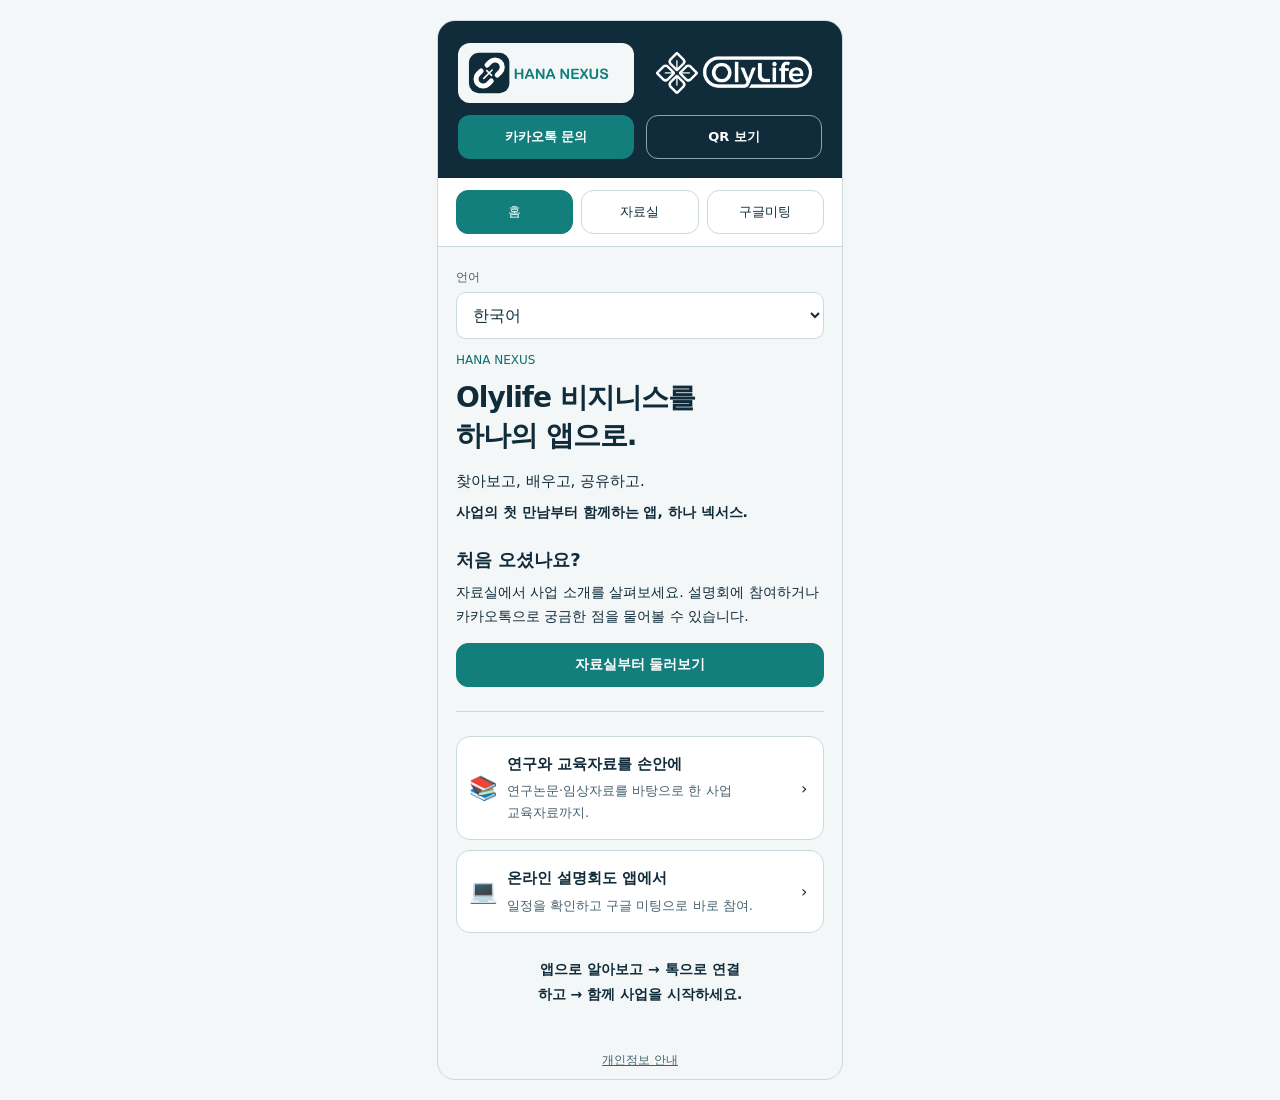
<file: index.html>
<!doctype html><html lang="ko" prefix="og: https://ogp.me/ns#"><head>
<meta charset="utf-8"><meta name="viewport" content="width=device-width,initial-scale=1">
<meta name="application-name" content="하나 넥서스 · HANA NEXUS"><meta name="apple-mobile-web-app-title" content="하나 넥서스"><title>하나 넥서스 · HANA NEXUS</title>
<meta name="description" content="하나 넥서스에서 Olylife 비지니스 자료와 구글미팅 일정을 살펴보세요. 카카오톡으로 궁금한 점을 문의할 수 있습니다.">
<link rel="canonical" href="https://jeenyfca-sketch.github.io/olylifebiz/">
<meta property="og:type" content="website">
<meta property="og:site_name" content="하나 넥서스 · HANA NEXUS">
<meta property="og:title" content="하나 넥서스 · HANA NEXUS | Olylife 비지니스를 하나의 앱으로.">
<meta property="og:description" content="Olylife 비지니스 자료와 구글미팅 일정을 한곳에서. 자료를 살펴보고 카카오톡으로 문의하세요.">
<meta property="og:url" content="https://jeenyfca-sketch.github.io/olylifebiz/">
<meta property="og:locale" content="ko_KR">
<meta property="og:image" content="https://jeenyfca-sketch.github.io/olylifebiz/hana-nexus-share.jpg?v=20261026-navy-v1">
<meta property="og:image:type" content="image/jpeg">
<meta property="og:image:width" content="1200"><meta property="og:image:height" content="630">
<meta property="og:image:alt" content="하나 넥서스 · HANA NEXUS. Olylife 비지니스를 하나의 앱으로. 자료실, 구글미팅, 카카오톡 문의.">
<meta name="twitter:card" content="summary_large_image">
<meta name="twitter:title" content="하나 넥서스 · HANA NEXUS | Olylife 비지니스를 하나의 앱으로.">
<meta name="twitter:description" content="Olylife 비지니스 자료와 구글미팅 일정을 한곳에서. 자료를 살펴보고 카카오톡으로 문의하세요.">
<meta name="twitter:image" content="https://jeenyfca-sketch.github.io/olylifebiz/hana-nexus-share.jpg?v=20261026-navy-v1">
<meta name="twitter:image:alt" content="하나 넥서스 · HANA NEXUS. Olylife 비지니스를 하나의 앱으로.">
<meta name="theme-color" content="#102B3A">
<link rel="stylesheet" href="./subtitle-player.css?v=20261026-navy-v1" data-oly-subtitle-style>
</head><body><div id="ulilife-preview">
  <div class="ul-stage">
    
    <section class="ul-phone" aria-label="하나 넥서스 · HANA NEXUS 모바일 화면">
      <header><div class="ul-brand-grid"><div class="ul-brand-group"><div class="ul-logo ul-brand"><img src="./olylink-logo.svg?v=20261026-navy-v1" alt="HANA NEXUS 로고" width="1981" height="533"></div></div><div class="ul-brand-group"><div class="ul-logo"><img src="./olylife-display.svg" alt="OlyLife 로고" width="1981" height="533"></div></div>
        <div class="ul-contact-actions">
          <a class="ul-kakao-link ul-direct-inquiry" href="http://qr.kakao.com/talk/AiWINIcz6O_I_uFfPNyRaI.FqXY-" target="_blank" rel="noopener noreferrer">카카오톡 문의</a>
          <button type="button" id="ul-kakao-qr-toggle" aria-expanded="false" aria-controls="ul-kakao-qr-panel">QR 보기</button>
        </div>
        <div id="ul-kakao-qr-panel" hidden>
          <img class="ul-kakao-qr" src="./olylink-kakao-qr.png" width="413" height="413" alt="카카오톡 문의 QR코드" loading="lazy">
          <p>휴대폰 카메라로 QR코드를 스캔해 주세요.</p>
        </div>
      </div></header>
      <nav class="ul-app-nav" aria-label="앱 메뉴">
        <button type="button" data-section="home" aria-pressed="true">홈</button>
        <button type="button" data-section="experiences" id="ul-cases-nav" hidden aria-pressed="false" aria-label="글로벌 체험 사례"><span>글로벌</span><br><span>체험 사례</span></button>
        <button type="button" data-section="library" aria-pressed="false">자료실</button>
        <button type="button" data-section="meetings" id="ul-meetings-nav" aria-pressed="false" aria-label="구글미팅">구글미팅</button>
      <button type="button" data-section="admin" id="ul-admin-nav" hidden aria-pressed="false">자료 관리</button><button type="button" data-section="meeting-admin" id="ul-meeting-admin-nav" hidden aria-pressed="false" aria-label="구글 미팅 관리"><span>구글 미팅</span><br><span>관리</span></button></nav>
      <main><label><span>언어</span><select id="ul-locale"><option value="ko">한국어</option><option value="en">English</option><option value="ja">日本語</option><option value="zh">中文</option></select></label>
        <div data-panel="home">
          <div class="ul-kicker">HANA NEXUS</div>
          <h1 id="ul-home-title" class="ul-home-title">Olylife 비지니스를 하나의 앱으로.</h1>
          <p class="ul-home-lead">찾아보고, 배우고, 공유하고.</p>
          <p class="ul-home-intro">사업의 첫 만남부터 함께하는 앱, 하나 넥서스.</p>
          <section class="ul-start-guide" aria-labelledby="ul-start-title">
            <h2 id="ul-start-title">처음 오셨나요?</h2>
            <p>자료실에서 사업 소개를 살펴보세요. 설명회에 참여하거나 카카오톡으로 궁금한 점을 물어볼 수 있습니다.</p>
            <button type="button" data-section="library" class="ul-primary">자료실부터 둘러보기</button>
          </section>
          <div class="ul-home-cards">
            <button type="button" data-section="experiences" id="ul-home-cases" hidden class="ul-home-card"><span class="ul-home-icon" aria-hidden="true">🌐</span><span><strong>글로벌 체험 사례를 한눈에</strong><span class="ul-home-description">전 세계의 체험 이야기를 관심 주제별로.</span></span><span aria-hidden="true">›</span></button>
            <button type="button" data-section="library" class="ul-home-card"><span class="ul-home-icon" aria-hidden="true">📚</span><span><strong>연구와 교육자료를 손안에</strong><span class="ul-home-description">연구논문·임상자료를 바탕으로 한 사업 교육자료까지.</span></span><span aria-hidden="true">›</span></button>
            <button type="button" data-section="meetings" class="ul-home-card"><span class="ul-home-icon" aria-hidden="true">💻</span><span><strong>온라인 설명회도 앱에서</strong><span class="ul-home-description">일정을 확인하고 구글 미팅으로 바로 참여.</span></span><span aria-hidden="true">›</span></button>
          </div>
          <p class="ul-home-flow">앱으로 알아보고 → 톡으로 연결하고 → 함께 사업을 시작하세요.</p>
        </div>
        <div data-panel="library" hidden>
          <div class="ul-kicker">배우고, 이해하고, 함께 성장하기</div>
          <h2>자료실</h2>
          <label class="ul-search"><i data-lucide="search" aria-hidden="true"></i><input id="ul-search" type="search" aria-label="제품명 또는 강의 제목 검색" placeholder="제품명 또는 강의 제목 검색"></label>
          
          <div class="ul-listhead"><span id="ul-count" aria-live="polite"></span></div>
          <div id="ul-list"></div>
          <section id="ul-detail" hidden aria-label="자료 상세"></section>
        </div>
        <div data-panel="meetings" hidden>
          <div class="ul-kicker">함께 배우는 온라인 교육</div>
          <h2>구글미팅</h2>
          <div id="ul-meetings" aria-live="polite"></div>
        </div>
        <div data-panel="experiences" hidden>
 <h2>글로벌 체험 사례</h2>
 <div class="ul-case-browser" role="group" aria-label="체험사례 탐색">
   <div id="ul-experience-shortcuts" class="ul-case-shortcuts ul-category-filter" role="group" aria-label="바로가기"></div>
   <div id="ul-experience-categories" class="ul-case-groups ul-category-filter" role="group" aria-label="사례 분류"></div>
   <div id="ul-experience-details" class="ul-case-details ul-category-filter" role="group" aria-label="세부 증상" hidden></div>
 </div>
 <div id="ul-case-tools" hidden>
   <button id="ul-case-new" type="button">새 사례 등록</button>
   <form id="ul-case-form" hidden>
     <h3>사례 등록·수정</h3>
     <label>제목<input name="title" required maxlength="300"></label>
     <label>한국어 요약<textarea name="summary" rows="5" maxlength="20000" required></textarea></label>
     <label>국가<input name="country" maxlength="100"></label>
     <label>원문 언어<input name="language" maxlength="100"></label>
     <label>주제 (쉼표로 구분)<input name="categories" maxlength="3000"></label>
     <label>자료 유형<select name="media_type"><option value="video">영상 있음</option><option value="document">글 자료</option></select></label>
     <label>원문 링크<input name="url" type="url" maxlength="2000"></label>
     <label>영상 링크<input name="video_url" type="url" maxlength="2000"></label>
     <label>확인 상태<textarea name="review_status" rows="2" maxlength="2000"></textarea></label>
     <label>공개 범위<select name="visibility"><option value="admin">비공개 · 관리자만</option><option value="public">공개 · 누구나</option></select></label>
     <p class="ul-sub">공개로 저장하면 요약과 원문 링크가 일반 이용자에게 표시됩니다.</p>
     <details id="ul-case-playback-files" hidden>
       <summary>앱 재생 파일 관리</summary>
       <label>비공개 재생 영상<input id="ul-case-playback-file" type="file" accept="video/mp4,.mp4"></label>
       <p class="ul-sub">기존 자막이 있는 사례에 MP4 영상을 연결합니다. 원본 링크와 자막은 보존하며 관리자만 재생할 수 있습니다. 최대 50MB.</p>
       <button id="ul-case-playback-upload" type="button">비공개 재생 파일 연결</button>
       <p id="ul-case-playback-notice" role="status"></p>
     </details>
     <button type="submit">사례 저장</button><button id="ul-case-cancel" type="button">닫기</button>
   </form>
   <p id="ul-case-notice" role="status"></p>
   <label>공개 범위 필터<select id="ul-case-visibility"><option value="">전체</option><option value="admin">관리자 전용</option><option value="public">공개</option></select></label>
   <details class="ul-study-settings"><summary>팀 학습 열람 권한</summary>
     <form id="ul-study-member-form">
       <label>팀원 로그인 이메일<input name="email" type="email" maxlength="254" required></label>
       <label>열람 권한<select name="access"><option value="allow">허용</option><option value="revoke">해제</option></select></label>
       <button type="submit">권한 저장</button><p id="ul-study-member-notice" role="status"></p>
     </form>
   </details>
 </div>
 <div id="ul-case-curation" hidden>
   <p id="ul-case-curation-summary" class="ul-sub" aria-live="polite"></p>
   <label id="ul-case-curation-label">자료 선택<select id="ul-case-curation-view"><option value="representative">대표 보기</option><option value="candidate">후보 보기</option><option value="all">전체 보기</option></select></label>
 </div>
 <label>자료 유형<select id="ul-case-media"><option value="">전체</option><option value="video">영상 있음</option><option value="document">글 자료</option></select></label>
 <p id="ul-case-count" class="ul-sub" aria-live="polite"></p>
 <label><span>사례 검색</span><input id="ul-experience-search" type="search" placeholder="제목·국가·요약 검색"></label>
 <div class="ul-filters"><label><span>국가</span><select id="ul-experience-country"><option value="">전체 국가</option></select></label><label><span>원문 언어</span><select id="ul-experience-language"><option value="">전체 언어</option></select></label></div>
 <div id="ul-experience-list" aria-live="polite"></div>
 </div><div data-panel="auth" hidden>
 <h2 id="ul-auth-title">관리자 로그인</h2>
 <p id="ul-auth-description" class="ul-sub"></p>
 <button id="ul-google-login" class="ul-google-login" type="button" hidden>Google 계정으로 로그인</button>
 <p id="ul-google-help" class="ul-sub" hidden></p>
 <form id="ul-auth-form"><label id="ul-email-label" hidden>이메일<input name="email" type="email" autocomplete="username"></label><label>비밀번호<input name="password" type="password" minlength="10" maxlength="128" autocomplete="current-password" required></label>
 <button type="submit" class="ul-primary" id="ul-auth-submit">로그인</button></form>
 <div id="ul-auth-notice" role="alert"></div></div>
 <div data-panel="study-pledge" hidden>
   <h2>개인 학습 이용 서약</h2>
   <ul class="ul-study-terms">
     <li>하나넥서스 체험사례를 팀 내 개인 학습에만 이용하겠습니다.</li>
     <li>한국어 자막 편집본을 내려받거나 녹화·복제·재편집·재배포하지 않겠습니다.</li>
     <li>다른 사람에게 사례를 소개할 때에는 영상 아래의 원본 링크를 전달하겠습니다.</li>
   </ul>
   <p class="ul-sub">서약 확인을 위해 로그인 계정, 서약 버전, 동의 시각을 기록합니다.</p>
   <form id="ul-study-pledge-form">
     <label class="ul-study-agreement"><input name="accepted" type="checkbox" required>본인은 이 자료를 개인 학습용으로만 이용하며, 다른 사람에게 소개할 때는 원본 링크만 전달하겠습니다.</label>
     <button class="ul-primary" type="submit">동의하고 체험사례 보기</button>
     <p id="ul-study-pledge-notice" role="status"></p>
   </form>
 </div>
 <div data-panel="admin" hidden>
          <div class="ul-kicker">관리자 전용</div><h2>자료 관리</h2><p class="ul-sub">자료를 등록하고 내용을 수정합니다.</p><button id="ul-import-local" type="button" hidden>기존 자료·미팅 가져오기</button><p id="ul-import-notice" role="status"></p>
          
          <form id="ul-form">
            <h3 id="ul-form-title">새 자료 등록</h3>
            <label>자료 제목<input name="title" required maxlength="100" placeholder="예: 비지니스 플랜"></label>
            <label>언어<select name="language"><option value="한국어">한국어</option><option value="English">English</option><option value="日本語">日本語</option><option value="中文">中文</option></select></label>
            <label>자료 설명<textarea name="description" rows="2" placeholder="어떤 내용을 담은 자료인가요?"></textarea></label>
            <label>출처·근거 범위<textarea name="source" rows="2" placeholder="논문 출처와 설명 범위를 입력하세요."></textarea></label>
            <label>자료 파일<input name="file" type="file" accept=".pdf,application/pdf"></label>
            <div id="ul-file-label" class="ul-sub">PDF 최대 15MB · 이 컴퓨터에 저장합니다.</div>
            <div class="ul-actions"><button class="ul-primary" type="submit" id="ul-save">등록하기</button><button type="button" id="ul-cancel" hidden>수정 취소</button></div>
          </form>
          <div id="ul-notice" role="status" aria-live="polite"></div>
          <h3>등록된 자료</h3><div id="ul-admin-list"></div>
        </div>
        <div data-panel="meeting-admin" hidden>
          <h2>구글 미팅 관리</h2>
          <form id="ul-meeting-form">
            <h3 id="ul-meeting-form-title">새 미팅 등록</h3>
            <label>모임 제목<input name="title" required maxlength="200" placeholder="예: 비즈니스 플랜 설명회"></label>
            <label>날짜·시간 (한국 기준)<input name="starts" type="datetime-local" required></label>
            <label>진행 언어<select name="language"><option value="한국어">한국어</option><option value="English">English</option><option value="日本語">日本語</option><option value="中文">中文</option></select></label>
            <label>구글 미트 참여 링크<input name="link" type="text" inputmode="url" autocapitalize="none" spellcheck="false" maxlength="500" placeholder="meet.google.com/abc-defg-hij"></label>
            <p class="ul-sub">주소나 회의 코드만 붙여넣으세요. https://는 자동으로 추가됩니다.</p>
            <p class="ul-sub">링크가 없으면 비워두세요. 나중에 수정할 수 있습니다.</p>
            <div class="ul-actions"><button type="submit" class="ul-primary" id="ul-meeting-save">등록하기</button><button type="button" id="ul-meeting-cancel" hidden>수정 취소</button></div>
          </form>
          <div id="ul-meeting-notice" role="status" aria-live="polite"></div>
          <h3>등록된 미팅</h3><div id="ul-meeting-admin-list"></div>
        </div>
      </main>
      <footer hidden><button id="ul-user-login" type="button" hidden>로그인</button><button id="ul-login" type="button" hidden>관리자 로그인</button><button id="ul-logout" type="button" hidden>로그아웃</button></footer>
      <p class="ul-policy-link"><a href="./privacy.html" target="_blank" rel="noopener noreferrer">개인정보 안내</a></p>
    </section>
  </div>
</div>
<style>
#ulilife-preview {padding:20px 0;color-scheme:light;font-family:system-ui,'Malgun Gothic',sans-serif;--ul-bg:#F4F7F8;--ul-paper:#ffffff;--ul-text:#102B3A;--ul-muted:#45606D;--ul-line:#CBD8DD;--ul-primary:#137F7C;--ul-primary-hover:#106C69;--ul-primary-soft:#E4F2F1;--ul-header:#102B3A;--ul-on:#ffffff;--ul-green:var(--ul-primary-hover);--ul-soft:var(--ul-primary-soft);--ul-orange:#F4BF7B;--ul-orange-ink:#66400E;--ul-orange-soft:#FFF0DB;--ul-orange-text:#775022;--ul-radius:18px}
#ulilife-preview * {box-sizing:border-box}
#ulilife-preview [hidden] {display:none!important}
#ulilife-preview .ul-stage {max-width:430px;margin:0 auto;padding:0 12px}
#ulilife-preview[data-view="cases"] .ul-stage {max-width:736px}
#ulilife-preview[data-view="cases"] .ul-brand-grid {max-width:400px;margin-inline:auto}
html[data-hana-view="study"] #ulilife-preview :is(.ul-app-nav,.ul-contact-actions,[data-panel="home"]) {display:none}
#ulilife-preview .ul-study-terms {padding-inline-start:22px;line-height:1.65}
#ulilife-preview .ul-study-terms li+li {margin-block-start:8px}
#ulilife-preview label.ul-study-agreement {display:flex;align-items:center;gap:8px}
#ulilife-preview .ul-study-agreement input {width:20px;height:20px;accent-color:var(--ul-primary)}
#ulilife-preview .ul-study-settings {margin-block:12px}
#ulilife-preview .ul-study-settings summary {cursor:pointer}
#ulilife-preview .ul-switch {display:flex;gap:8px;margin-bottom:14px;flex-wrap:wrap}
#ulilife-preview button {font:inherit;cursor:inherit;min-height:44px;border:1px solid var(--ul-line);border-radius:12px;padding:10px 14px;background:var(--ul-paper);color:var(--ul-text)}
#ulilife-preview .ul-switch button {flex:1}
#ulilife-preview .ul-app-nav {display:flex;gap:8px;padding:12px 18px;background:var(--ul-paper);border-bottom:1px solid var(--ul-line)}
#ulilife-preview .ul-app-nav button {flex:1;min-width:0;font-size:14px}
#ulilife-preview .ul-app-nav [aria-pressed=true] {background:var(--ul-primary);color:var(--ul-on);border-color:var(--ul-primary)}
#ulilife-preview button:disabled {opacity:.65;cursor:default}
#ulilife-preview .ul-meeting {margin-top:18px}
#ulilife-preview .ul-schedule-heading {margin:24px 0 12px;line-height:1.5}
#ulilife-preview .ul-past-meetings {margin-top:24px;border-top:1px solid var(--ul-line);padding-top:12px}
#ulilife-preview .ul-past-meetings summary {min-height:44px;padding:12px 0;color:var(--ul-text);font-size:14px;cursor:pointer}
#ulilife-preview .ul-past-meetings summary:focus-visible {outline:3px solid var(--ul-green);outline-offset:3px}
#ulilife-preview .ul-switch [aria-pressed=true],#ulilife-preview .ul-primary {background:var(--ul-primary);color:var(--ul-on);border-color:var(--ul-primary)}
#ulilife-preview .ul-phone {background:var(--ul-bg);color:var(--ul-text);border:1px solid var(--ul-line);border-radius:var(--ul-radius);overflow:hidden}
#ulilife-preview header {padding:22px 20px 18px;border-bottom:1px solid var(--ul-header);background:var(--ul-header);color:var(--ul-on)}
#ulilife-preview .ul-logo {display:flex;align-items:center;justify-content:center;width:100%;height:60px;padding:8px 10px;margin:0;background:var(--ul-header);border-radius:12px}
#ulilife-preview .ul-logo img {display:block;width:100%;height:100%;max-width:100%;max-height:100%;object-fit:contain}
#ulilife-preview .ul-brand {margin-bottom:0;background:var(--ul-bg)}
#ulilife-preview .ul-wordmark {display:inline-flex;align-items:center;justify-content:center;flex:1;height:28px;border:1.5px solid currentColor;border-radius:999px;font-size:22px;font-weight:600;line-height:1;letter-spacing:-.6px;padding:0 7px;}
#ulilife-preview .ul-owner {margin-top:6px;font-size:12px;color:var(--ul-muted)}
#ulilife-preview main {padding:22px 18px}
#ulilife-preview h2 {font-size:26px;margin:7px 0 6px;letter-spacing:-1px}
#ulilife-preview h3 {font-size:16px;margin:0 0 16px}
#ulilife-preview .ul-kicker {font-size:12px;color:var(--ul-green)}
#ulilife-preview .ul-sub {font-size:12px;color:var(--ul-muted);margin:0 0 18px;line-height:1.6}
#ulilife-preview label {display:block;font-size:12px;color:var(--ul-muted);margin-bottom:14px}
#ulilife-preview input,#ulilife-preview select,#ulilife-preview textarea {display:block;width:100%;min-width:0;font:inherit;font-size:16px;color:var(--ul-text);background:var(--ul-paper);border:1px solid var(--ul-line);padding:12px;border-radius:10px;margin-top:6px}
#ulilife-preview input::placeholder,#ulilife-preview textarea::placeholder {color:var(--ul-muted);opacity:1}
#ulilife-preview textarea {resize:vertical}
#ulilife-preview .ul-search {position:relative;margin-top:22px}
#ulilife-preview .ul-search i,#ulilife-preview .ul-search svg {position:absolute;left:12px;top:15px;width:18px;height:18px}
#ulilife-preview .ul-search input {padding-left:40px;font-size:14px;min-height:48px}
#ulilife-preview .ul-filters {display:grid;grid-template-columns:1fr 1fr;gap:10px}
#ulilife-preview .ul-listhead {display:flex;justify-content:space-between;font-size:12px;color:var(--ul-muted);margin:10px 0 14px}
#ulilife-preview .ul-item {background:var(--ul-paper);padding:16px;margin-bottom:12px;border-radius:var(--ul-radius);border:1px solid var(--ul-line)}
#ulilife-preview .ul-item h3 {margin:8px 0;font-size:16px;line-height:1.5;overflow-wrap:anywhere}
#ulilife-preview .ul-case-browser {display:grid;gap:12px;margin:18px 0;}
#ulilife-preview .ul-category-filter {display:grid;grid-template-columns:repeat(2,minmax(0,1fr));gap:8px;}
#ulilife-preview .ul-category-filter button {min-width:0;min-height:44px;padding:8px 10px;font-size:14px;line-height:1.35;overflow-wrap:anywhere;}
#ulilife-preview .ul-case-groups button {font-weight:700;}
#ulilife-preview .ul-case-shortcuts button {background:var(--ul-soft);border-color:var(--ul-line);color:var(--ul-text);}
#ulilife-preview .ul-case-details {padding:10px 0 0;border-top:1px solid var(--ul-line);}
#ulilife-preview .ul-category-filter [aria-pressed="true"] {background:var(--ul-primary-hover);border-color:var(--ul-primary-hover);color:var(--ul-on);}
#ulilife-preview .ul-category-filter [aria-pressed="false"]:hover {background:var(--ul-soft);}
#ulilife-preview .ul-case-summary {font-size:14px;line-height:1.75;white-space:pre-line;overflow-wrap:anywhere;}
#ulilife-preview .ul-case-photo {margin:12px 0 18px;}
#ulilife-preview .ul-case-photo img {display:block;width:100%;height:auto;border-radius:10px;}
#ulilife-preview .ul-case-photo figcaption {margin:8px 0;font-size:12px;line-height:1.6;color:var(--ul-muted);}
#ulilife-preview .ul-case-photo a {display:inline-block;padding:8px 0;color:var(--ul-primary);font-size:14px;}
#ulilife-preview .ul-meta {font-size:12px;color:var(--ul-muted);line-height:1.6;overflow-wrap:anywhere}
#ulilife-preview .ul-tag {font-size:11px;display:inline-block;background:var(--ul-orange);padding:4px 7px;border-radius:6px;color:var(--ul-orange-ink)}
#ulilife-preview .ul-item button {width:100%;margin-top:14px;text-align:center;background:var(--ul-primary);color:var(--ul-on);border-color:var(--ul-primary)}
#ulilife-preview .ul-admin-note {padding:10px 12px;background:var(--ul-soft);font-size:12px;border-radius:10px;margin-bottom:18px}
#ulilife-preview form {background:var(--ul-paper);border:1px solid var(--ul-line);border-radius:var(--ul-radius);padding:16px;margin-bottom:16px}
#ulilife-preview .ul-actions {display:flex;gap:8px;flex-wrap:wrap}
#ulilife-preview .ul-actions button {flex:1}
#ulilife-preview #ul-notice {font-size:13px;line-height:1.6;margin-bottom:16px;color:var(--ul-green)}
#ulilife-preview #ul-detail {border-top:1px solid var(--ul-line);padding-top:20px;margin-top:24px;overflow-wrap:anywhere}
#ulilife-preview #ul-detail p {font-size:14px;line-height:1.7}
#ulilife-preview footer {display:flex;flex-wrap:wrap;justify-content:space-between;gap:8px;padding:16px 18px;background:var(--ul-paper);border-top:1px solid var(--ul-line);font-size:11px;color:var(--ul-muted)}
#ulilife-preview .ul-vector-mark {display:inline-block;width:22px;height:22px;flex:0 0 22px;background-color:var(--ul-primary);mask-image:url("./mark.svg");mask-size:contain;mask-repeat:no-repeat;mask-position:center;}
#ulilife-preview .ul-brand-grid {display:grid;grid-template-columns:minmax(0,1fr) minmax(0,1fr);align-items:start;gap:12px;}
#ulilife-preview .ul-brand-group {min-width:0;}
#ulilife-preview .ul-brand-caption {display:flex;flex-direction:column;justify-content:center;min-height:44px;margin-top:8px;text-align:center;font-size:12px;font-weight:600;line-height:1.5;letter-spacing:.2px;color:var(--ul-muted);}

#ulilife-preview .ul-contact-actions {grid-column:1/-1;display:grid;grid-template-columns:minmax(0,1fr) minmax(0,1fr);gap:12px}
#ulilife-preview header .ul-direct-inquiry {display:flex;align-items:center;justify-content:center;width:100%;min-height:44px;margin:0;font-size:13px;font-weight:600;line-height:1.4;padding:8px 12px;}
#ulilife-preview #ul-kakao-qr-toggle {width:100%;min-width:0;min-height:44px;padding:8px 10px;font-size:13px;line-height:1.4;font-weight:600}
#ulilife-preview #ul-kakao-qr-toggle[aria-expanded=true] {background:var(--ul-soft)}
#ulilife-preview #ul-kakao-qr-toggle:focus-visible {outline:3px solid var(--ul-green);outline-offset:3px}
#ulilife-preview #ul-kakao-qr-panel {grid-column:1/-1;background:var(--ul-paper);border:1px solid var(--ul-line);border-radius:12px;padding:0 12px 12px;text-align:center}
#ulilife-preview #ul-kakao-qr-panel p {font-size:12px;line-height:1.6;margin:0;color:var(--ul-muted);overflow-wrap:anywhere}
#ulilife-preview #ul-inquiry-panel {padding:16px;background:var(--ul-soft);border-radius:12px;margin-bottom:16px;}
#ulilife-preview #ul-inquiry-panel p {font-size:13px;line-height:1.6;}
#ulilife-preview #ul-inquiry-panel button {width:100%;}
#ulilife-preview .ul-kakao-link {display:block;padding:12px 14px;text-align:center;text-decoration:none;min-height:44px;border-radius:12px;background:var(--ul-primary);color:var(--ul-on);font-size:14px;}
#ulilife-preview .ul-item > .ul-kakao-link {margin-top:12px;font:inherit;}
#ulilife-preview .ul-kakao-qr {display:block;width:min(220px,100%);height:auto;margin:18px auto;image-rendering:crisp-edges;}
#ulilife-preview footer button {padding:4px 8px;font-size:12px;min-height:36px;}
#ulilife-preview .ul-app-nav {flex-wrap:wrap;}
#ulilife-preview .ul-app-nav button {flex:1 1 calc((100% - 24px)/4);min-width:0;padding:10px 6px;font-size:13px;line-height:1.4;}
#ulilife-preview .ul-auth-error {color:#8c2525;}
#ulilife-preview .ul-google-login {width:100%;min-height:44px;background:#fff;color:#1f1f1f;border:1px solid #747775;margin:0 0 12px;font-weight:600;}
#ulilife-preview .ul-policy-link {margin:0;padding:10px 18px;text-align:center;font-size:12px;}
#ulilife-preview .ul-policy-link a {color:var(--ul-muted);}
#ulilife-preview input:disabled {opacity:.6;}
#ulilife-preview .ul-home-title {font-size:28px;line-height:1.35;letter-spacing:-1px;margin:12px 0 14px;text-wrap:balance;word-break:keep-all;}
#ulilife-preview .ul-home-lead {font-size:15px;margin:0 0 8px;line-height:1.6;}
#ulilife-preview .ul-home-intro {font-size:14px;line-height:1.7;margin:0 0 22px;font-weight:600;}
#ulilife-preview .ul-start-guide {margin:0 0 24px;padding:0 0 24px;border-bottom:1px solid var(--ul-line)}
#ulilife-preview .ul-start-guide h2 {font-size:18px;letter-spacing:0;line-height:1.5;margin:0 0 8px}
#ulilife-preview .ul-start-guide p {font-size:14px;line-height:1.7;margin:0 0 14px;word-break:keep-all;overflow-wrap:anywhere}
#ulilife-preview .ul-start-guide button {width:100%;font-size:14px;font-weight:600}
#ulilife-preview .ul-material-inquiry {margin-top:24px;padding-top:18px;border-top:1px solid var(--ul-line)}
#ulilife-preview .ul-material-inquiry .ul-kakao-link {font-size:14px;font-weight:600}
#ulilife-preview .ul-start-guide button:focus-visible,#ulilife-preview .ul-kakao-link:focus-visible {outline:3px solid var(--ul-green);outline-offset:3px}
#ulilife-preview .ul-home-cards {display:grid;gap:10px;}
#ulilife-preview .ul-home-card {display:grid;grid-template-columns:28px minmax(0,1fr) 10px;gap:10px;align-items:center;width:100%;padding:16px 12px;border-radius:14px;background:var(--ul-paper);color:var(--ul-text);border:1px solid var(--ul-line);text-align:left;text-decoration:none;}
#ulilife-preview .ul-home-card strong {display:block;font-size:15px;line-height:1.5;}
#ulilife-preview .ul-home-icon {font-size:23px;}
#ulilife-preview .ul-home-description {display:block;font-size:13px;line-height:1.65;margin-top:5px;color:var(--ul-muted);word-break:keep-all;overflow-wrap:anywhere;}
#ulilife-preview .ul-home-flow {font-size:14px;line-height:1.8;font-weight:600;margin:24px 0 12px;text-align:center;text-wrap:balance;}
#ulilife-preview .ul-home-signature {font-size:13px;text-align:center;margin:0 0 16px;color:var(--ul-muted);}
#ulilife-preview .ul-home-cta {font-weight:700;}
#ulilife-preview .ul-home-card:focus-visible,#ulilife-preview .ul-home-cta:focus-visible {outline:3px solid var(--ul-green);outline-offset:3px;}
#ulilife-preview .ul-material-videos {margin-top:24px;border-top:1px solid var(--ul-line);padding-top:18px}
#ulilife-preview .ul-material-videos h4 {font-size:16px;line-height:1.6;margin:0 0 10px;overflow-wrap:anywhere}
#ulilife-preview .ul-material-video {margin-top:14px;padding:16px;border:1px solid var(--ul-line);border-radius:12px;background:#fff}
#ulilife-preview .ul-material-video > p {font-size:13px;line-height:1.8;overflow-wrap:anywhere}
#ulilife-preview .ul-material-video .ul-material-original {font-size:12px;color:var(--ul-muted);margin:12px 0}
#ulilife-preview .ul-material-video .ul-meta {font-size:11px}
/* Shared brand roles; preserve layout and behavior. */
html,body {margin:0;background:#F4F7F8}
#ulilife-preview :is(h1,h2,h3,h4) {color:var(--ul-text)}
#ulilife-preview :is(button,a,input,select,textarea):focus-visible {outline:3px solid var(--ul-primary);outline-offset:3px}
#ulilife-preview :is(input,textarea) {caret-color:var(--ul-primary);accent-color:var(--ul-primary)}
#ulilife-preview ::selection {background:var(--ul-primary);color:var(--ul-on)}
#ulilife-preview {scrollbar-color:var(--ul-primary) var(--ul-bg)}
#ulilife-preview :is(.ul-primary,.ul-kakao-link,.ul-item button,.ul-app-nav [aria-pressed=true],.ul-category-filter [aria-pressed=true]):hover:not(:disabled) {background:var(--ul-primary-hover);border-color:var(--ul-primary-hover)}
#ulilife-preview #ul-kakao-qr-toggle {background:transparent;border-color:#8AA4B1;color:var(--ul-on)}
#ulilife-preview #ul-kakao-qr-toggle:hover,#ulilife-preview #ul-kakao-qr-toggle[aria-expanded=true] {background:#194554}
#ulilife-preview header :is(button,.ul-kakao-link):focus-visible {outline-color:var(--ul-on)}
#ulilife-preview #ul-kakao-qr-panel {color:var(--ul-text)}
</style>

<script src="./cloud.js?v=4ae97956e593"></script><script src="./app.js?v=25a265846b46"></script></body></html>
</file>
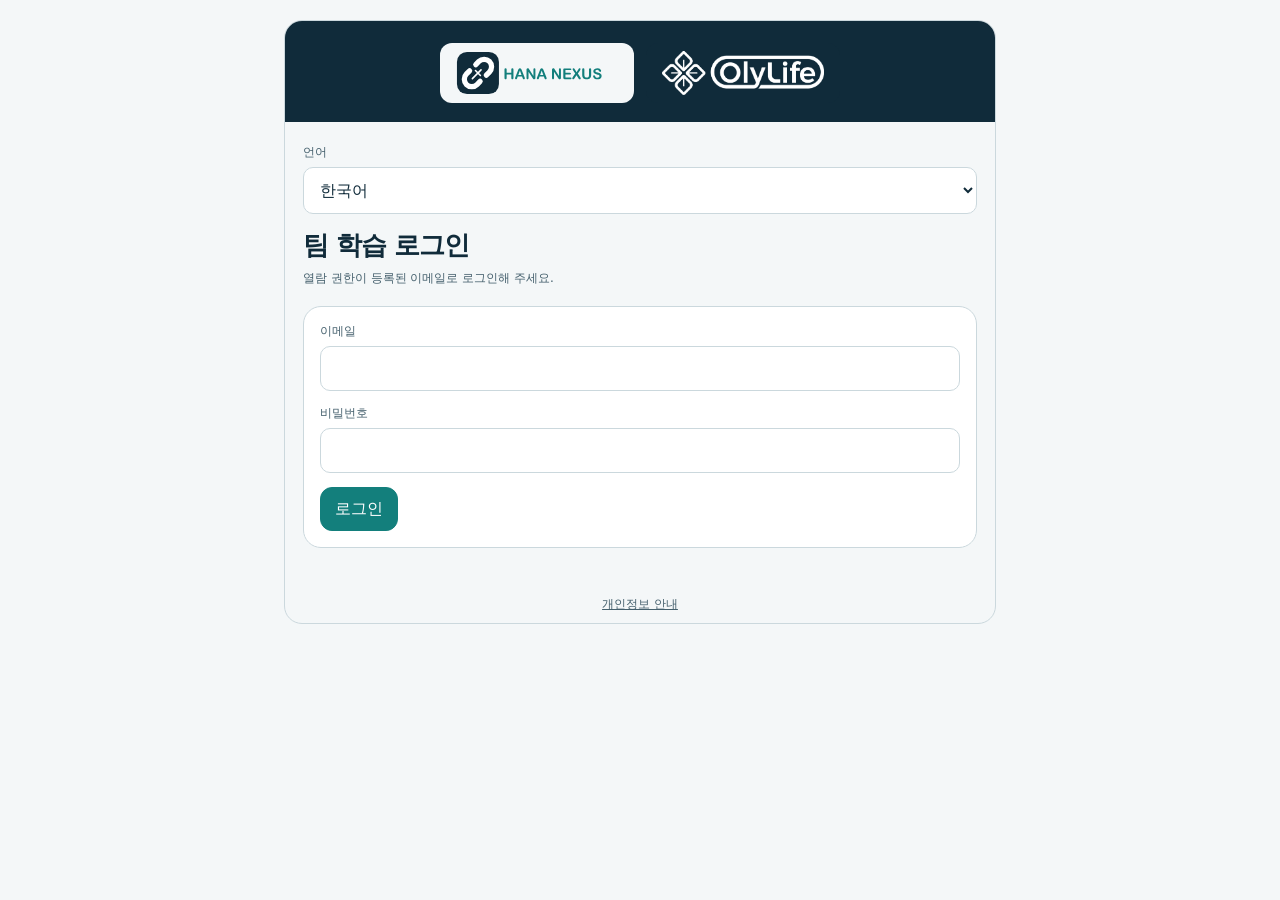
<file: cases.html>
<!doctype html><html lang="ko" data-hana-view="study" prefix="og: https://ogp.me/ns#"><head>
<meta charset="utf-8"><meta name="viewport" content="width=device-width,initial-scale=1">
<meta name="application-name" content="하나 넥서스 · HANA NEXUS"><meta name="apple-mobile-web-app-title" content="하나 넥서스"><title>하나넥서스 · 글로벌 체험 사례</title>
<meta name="description" content="하나넥서스 팀 학습용 글로벌 체험 사례">
<link rel="canonical" href="https://jeenyfca-sketch.github.io/olylifebiz/cases.html">
<meta property="og:type" content="website">
<meta property="og:site_name" content="하나넥서스 · HANA NEXUS">
<meta property="og:title" content="하나넥서스 · 글로벌 체험 사례">
<meta property="og:description" content="하나넥서스 팀 학습용 글로벌 체험 사례">
<meta property="og:url" content="https://jeenyfca-sketch.github.io/olylifebiz/cases.html">
<meta property="og:locale" content="ko_KR">
<meta property="og:image" content="https://jeenyfca-sketch.github.io/olylifebiz/hana-nexus-mark.png">
<meta property="og:image:type" content="image/png">
<meta property="og:image:width" content="1024"><meta property="og:image:height" content="1024">
<meta property="og:image:alt" content="하나넥서스 공식 마크">
<meta name="twitter:card" content="summary">
<meta name="twitter:title" content="하나넥서스 · 글로벌 체험 사례">
<meta name="twitter:description" content="하나넥서스 팀 학습용 글로벌 체험 사례">
<meta name="twitter:image" content="https://jeenyfca-sketch.github.io/olylifebiz/hana-nexus-mark.png">
<meta name="twitter:image:alt" content="하나넥서스 공식 마크">
<meta name="theme-color" content="#102B3A">
<link rel="stylesheet" href="./subtitle-player.css?v=20261026-navy-v1" data-oly-subtitle-style>
<meta name="robots" content="noindex"><meta name="referrer" content="no-referrer"><link rel="icon" type="image/png" href="./hana-nexus-mark.png">
</head><body><div id="ulilife-preview">
  <div class="ul-stage">
    
    <section class="ul-phone" aria-label="하나 넥서스 · HANA NEXUS 모바일 화면">
      <header><div class="ul-brand-grid"><div class="ul-brand-group"><div class="ul-logo ul-brand"><img src="./olylink-logo.svg?v=20261026-navy-v1" alt="HANA NEXUS 로고" width="1981" height="533"></div></div><div class="ul-brand-group"><div class="ul-logo"><img src="./olylife-display.svg" alt="OlyLife 로고" width="1981" height="533"></div></div>
        <div class="ul-contact-actions">
          <a class="ul-kakao-link ul-direct-inquiry" href="http://qr.kakao.com/talk/AiWINIcz6O_I_uFfPNyRaI.FqXY-" target="_blank" rel="noopener noreferrer">카카오톡 문의</a>
          <button type="button" id="ul-kakao-qr-toggle" aria-expanded="false" aria-controls="ul-kakao-qr-panel">QR 보기</button>
        </div>
        <div id="ul-kakao-qr-panel" hidden>
          <img class="ul-kakao-qr" src="./olylink-kakao-qr.png" width="413" height="413" alt="카카오톡 문의 QR코드" loading="lazy">
          <p>휴대폰 카메라로 QR코드를 스캔해 주세요.</p>
        </div>
      </div></header>
      <nav class="ul-app-nav" aria-label="앱 메뉴">
        <button type="button" data-section="home" aria-pressed="true">홈</button>
        <button type="button" data-section="experiences" id="ul-cases-nav" hidden aria-pressed="false" aria-label="글로벌 체험 사례"><span>글로벌</span><br><span>체험 사례</span></button>
        <button type="button" data-section="library" aria-pressed="false">자료실</button>
        <button type="button" data-section="meetings" id="ul-meetings-nav" aria-pressed="false" aria-label="구글미팅">구글미팅</button>
      <button type="button" data-section="admin" id="ul-admin-nav" hidden aria-pressed="false">자료 관리</button><button type="button" data-section="meeting-admin" id="ul-meeting-admin-nav" hidden aria-pressed="false" aria-label="구글 미팅 관리"><span>구글 미팅</span><br><span>관리</span></button></nav>
      <main><label><span>언어</span><select id="ul-locale"><option value="ko">한국어</option><option value="en">English</option><option value="ja">日本語</option><option value="zh">中文</option></select></label>
        <div data-panel="home">
          <div class="ul-kicker">HANA NEXUS</div>
          <h1 id="ul-home-title" class="ul-home-title">Olylife 비지니스를 하나의 앱으로.</h1>
          <p class="ul-home-lead">찾아보고, 배우고, 공유하고.</p>
          <p class="ul-home-intro">사업의 첫 만남부터 함께하는 앱, 하나 넥서스.</p>
          <section class="ul-start-guide" aria-labelledby="ul-start-title">
            <h2 id="ul-start-title">처음 오셨나요?</h2>
            <p>자료실에서 사업 소개를 살펴보세요. 설명회에 참여하거나 카카오톡으로 궁금한 점을 물어볼 수 있습니다.</p>
            <button type="button" data-section="library" class="ul-primary">자료실부터 둘러보기</button>
          </section>
          <div class="ul-home-cards">
            <button type="button" data-section="experiences" id="ul-home-cases" hidden class="ul-home-card"><span class="ul-home-icon" aria-hidden="true">🌐</span><span><strong>글로벌 체험 사례를 한눈에</strong><span class="ul-home-description">전 세계의 체험 이야기를 관심 주제별로.</span></span><span aria-hidden="true">›</span></button>
            <button type="button" data-section="library" class="ul-home-card"><span class="ul-home-icon" aria-hidden="true">📚</span><span><strong>연구와 교육자료를 손안에</strong><span class="ul-home-description">연구논문·임상자료를 바탕으로 한 사업 교육자료까지.</span></span><span aria-hidden="true">›</span></button>
            <button type="button" data-section="meetings" class="ul-home-card"><span class="ul-home-icon" aria-hidden="true">💻</span><span><strong>온라인 설명회도 앱에서</strong><span class="ul-home-description">일정을 확인하고 구글 미팅으로 바로 참여.</span></span><span aria-hidden="true">›</span></button>
          </div>
          <p class="ul-home-flow">앱으로 알아보고 → 톡으로 연결하고 → 함께 사업을 시작하세요.</p>
        </div>
        <div data-panel="library" hidden>
          <div class="ul-kicker">배우고, 이해하고, 함께 성장하기</div>
          <h2>자료실</h2>
          <label class="ul-search"><i data-lucide="search" aria-hidden="true"></i><input id="ul-search" type="search" aria-label="제품명 또는 강의 제목 검색" placeholder="제품명 또는 강의 제목 검색"></label>
          
          <div class="ul-listhead"><span id="ul-count" aria-live="polite"></span></div>
          <div id="ul-list"></div>
          <section id="ul-detail" hidden aria-label="자료 상세"></section>
        </div>
        <div data-panel="meetings" hidden>
          <div class="ul-kicker">함께 배우는 온라인 교육</div>
          <h2>구글미팅</h2>
          <div id="ul-meetings" aria-live="polite"></div>
        </div>
        <div data-panel="experiences" hidden>
 <h2>글로벌 체험 사례</h2>
 <div class="ul-case-browser" role="group" aria-label="체험사례 탐색">
   <div id="ul-experience-shortcuts" class="ul-case-shortcuts ul-category-filter" role="group" aria-label="바로가기"></div>
   <div id="ul-experience-categories" class="ul-case-groups ul-category-filter" role="group" aria-label="사례 분류"></div>
   <div id="ul-experience-details" class="ul-case-details ul-category-filter" role="group" aria-label="세부 증상" hidden></div>
 </div>
 <div id="ul-case-tools" hidden>
   <button id="ul-case-new" type="button">새 사례 등록</button>
   <form id="ul-case-form" hidden>
     <h3>사례 등록·수정</h3>
     <label>제목<input name="title" required maxlength="300"></label>
     <label>한국어 요약<textarea name="summary" rows="5" maxlength="20000" required></textarea></label>
     <label>국가<input name="country" maxlength="100"></label>
     <label>원문 언어<input name="language" maxlength="100"></label>
     <label>주제 (쉼표로 구분)<input name="categories" maxlength="3000"></label>
     <label>자료 유형<select name="media_type"><option value="video">영상 있음</option><option value="document">글 자료</option></select></label>
     <label>원문 링크<input name="url" type="url" maxlength="2000"></label>
     <label>영상 링크<input name="video_url" type="url" maxlength="2000"></label>
     <label>확인 상태<textarea name="review_status" rows="2" maxlength="2000"></textarea></label>
     <label>공개 범위<select name="visibility"><option value="admin">비공개 · 관리자만</option><option value="public">공개 · 누구나</option></select></label>
     <p class="ul-sub">공개로 저장하면 요약과 원문 링크가 일반 이용자에게 표시됩니다.</p>
     <details id="ul-case-playback-files" hidden>
       <summary>앱 재생 파일 관리</summary>
       <label>비공개 재생 영상<input id="ul-case-playback-file" type="file" accept="video/mp4,.mp4"></label>
       <p class="ul-sub">기존 자막이 있는 사례에 MP4 영상을 연결합니다. 원본 링크와 자막은 보존하며 관리자만 재생할 수 있습니다. 최대 50MB.</p>
       <button id="ul-case-playback-upload" type="button">비공개 재생 파일 연결</button>
       <p id="ul-case-playback-notice" role="status"></p>
     </details>
     <button type="submit">사례 저장</button><button id="ul-case-cancel" type="button">닫기</button>
   </form>
   <p id="ul-case-notice" role="status"></p>
   <label>공개 범위 필터<select id="ul-case-visibility"><option value="">전체</option><option value="admin">관리자 전용</option><option value="public">공개</option></select></label>
   <details class="ul-study-settings"><summary>팀 학습 열람 권한</summary>
     <form id="ul-study-member-form">
       <label>팀원 로그인 이메일<input name="email" type="email" maxlength="254" required></label>
       <label>열람 권한<select name="access"><option value="allow">허용</option><option value="revoke">해제</option></select></label>
       <button type="submit">권한 저장</button><p id="ul-study-member-notice" role="status"></p>
     </form>
   </details>
 </div>
 <div id="ul-case-curation" hidden>
   <p id="ul-case-curation-summary" class="ul-sub" aria-live="polite"></p>
   <label id="ul-case-curation-label">자료 선택<select id="ul-case-curation-view"><option value="representative">대표 보기</option><option value="candidate">후보 보기</option><option value="all">전체 보기</option></select></label>
 </div>
 <label>자료 유형<select id="ul-case-media"><option value="">전체</option><option value="video">영상 있음</option><option value="document">글 자료</option></select></label>
 <p id="ul-case-count" class="ul-sub" aria-live="polite"></p>
 <label><span>사례 검색</span><input id="ul-experience-search" type="search" placeholder="제목·국가·요약 검색"></label>
 <div class="ul-filters"><label><span>국가</span><select id="ul-experience-country"><option value="">전체 국가</option></select></label><label><span>원문 언어</span><select id="ul-experience-language"><option value="">전체 언어</option></select></label></div>
 <div id="ul-experience-list" aria-live="polite"></div>
 </div><div data-panel="auth" hidden>
 <h2 id="ul-auth-title">관리자 로그인</h2>
 <p id="ul-auth-description" class="ul-sub"></p>
 <button id="ul-google-login" class="ul-google-login" type="button" hidden>Google 계정으로 로그인</button>
 <p id="ul-google-help" class="ul-sub" hidden></p>
 <form id="ul-auth-form"><label id="ul-email-label" hidden>이메일<input name="email" type="email" autocomplete="username"></label><label>비밀번호<input name="password" type="password" minlength="10" maxlength="128" autocomplete="current-password" required></label>
 <button type="submit" class="ul-primary" id="ul-auth-submit">로그인</button></form>
 <div id="ul-auth-notice" role="alert"></div></div>
 <div data-panel="study-pledge" hidden>
   <h2>개인 학습 이용 서약</h2>
   <ul class="ul-study-terms">
     <li>하나넥서스 체험사례를 팀 내 개인 학습에만 이용하겠습니다.</li>
     <li>한국어 자막 편집본을 내려받거나 녹화·복제·재편집·재배포하지 않겠습니다.</li>
     <li>다른 사람에게 사례를 소개할 때에는 영상 아래의 원본 링크를 전달하겠습니다.</li>
   </ul>
   <p class="ul-sub">서약 확인을 위해 로그인 계정, 서약 버전, 동의 시각을 기록합니다.</p>
   <form id="ul-study-pledge-form">
     <label class="ul-study-agreement"><input name="accepted" type="checkbox" required>본인은 이 자료를 개인 학습용으로만 이용하며, 다른 사람에게 소개할 때는 원본 링크만 전달하겠습니다.</label>
     <button class="ul-primary" type="submit">동의하고 체험사례 보기</button>
     <p id="ul-study-pledge-notice" role="status"></p>
   </form>
 </div>
 <div data-panel="admin" hidden>
          <div class="ul-kicker">관리자 전용</div><h2>자료 관리</h2><p class="ul-sub">자료를 등록하고 내용을 수정합니다.</p><button id="ul-import-local" type="button" hidden>기존 자료·미팅 가져오기</button><p id="ul-import-notice" role="status"></p>
          
          <form id="ul-form">
            <h3 id="ul-form-title">새 자료 등록</h3>
            <label>자료 제목<input name="title" required maxlength="100" placeholder="예: 비지니스 플랜"></label>
            <label>언어<select name="language"><option value="한국어">한국어</option><option value="English">English</option><option value="日本語">日本語</option><option value="中文">中文</option></select></label>
            <label>자료 설명<textarea name="description" rows="2" placeholder="어떤 내용을 담은 자료인가요?"></textarea></label>
            <label>출처·근거 범위<textarea name="source" rows="2" placeholder="논문 출처와 설명 범위를 입력하세요."></textarea></label>
            <label>자료 파일<input name="file" type="file" accept=".pdf,application/pdf"></label>
            <div id="ul-file-label" class="ul-sub">PDF 최대 15MB · 이 컴퓨터에 저장합니다.</div>
            <div class="ul-actions"><button class="ul-primary" type="submit" id="ul-save">등록하기</button><button type="button" id="ul-cancel" hidden>수정 취소</button></div>
          </form>
          <div id="ul-notice" role="status" aria-live="polite"></div>
          <h3>등록된 자료</h3><div id="ul-admin-list"></div>
        </div>
        <div data-panel="meeting-admin" hidden>
          <h2>구글 미팅 관리</h2>
          <form id="ul-meeting-form">
            <h3 id="ul-meeting-form-title">새 미팅 등록</h3>
            <label>모임 제목<input name="title" required maxlength="200" placeholder="예: 비즈니스 플랜 설명회"></label>
            <label>날짜·시간 (한국 기준)<input name="starts" type="datetime-local" required></label>
            <label>진행 언어<select name="language"><option value="한국어">한국어</option><option value="English">English</option><option value="日本語">日本語</option><option value="中文">中文</option></select></label>
            <label>구글 미트 참여 링크<input name="link" type="text" inputmode="url" autocapitalize="none" spellcheck="false" maxlength="500" placeholder="meet.google.com/abc-defg-hij"></label>
            <p class="ul-sub">주소나 회의 코드만 붙여넣으세요. https://는 자동으로 추가됩니다.</p>
            <p class="ul-sub">링크가 없으면 비워두세요. 나중에 수정할 수 있습니다.</p>
            <div class="ul-actions"><button type="submit" class="ul-primary" id="ul-meeting-save">등록하기</button><button type="button" id="ul-meeting-cancel" hidden>수정 취소</button></div>
          </form>
          <div id="ul-meeting-notice" role="status" aria-live="polite"></div>
          <h3>등록된 미팅</h3><div id="ul-meeting-admin-list"></div>
        </div>
      </main>
      <footer hidden><button id="ul-user-login" type="button" hidden>로그인</button><button id="ul-login" type="button" hidden>관리자 로그인</button><button id="ul-logout" type="button" hidden>로그아웃</button></footer>
      <p class="ul-policy-link"><a href="./privacy.html" target="_blank" rel="noopener noreferrer">개인정보 안내</a></p>
    </section>
  </div>
</div>
<style>
#ulilife-preview {padding:20px 0;color-scheme:light;font-family:system-ui,'Malgun Gothic',sans-serif;--ul-bg:#F4F7F8;--ul-paper:#ffffff;--ul-text:#102B3A;--ul-muted:#45606D;--ul-line:#CBD8DD;--ul-primary:#137F7C;--ul-primary-hover:#106C69;--ul-primary-soft:#E4F2F1;--ul-header:#102B3A;--ul-on:#ffffff;--ul-green:var(--ul-primary-hover);--ul-soft:var(--ul-primary-soft);--ul-orange:#F4BF7B;--ul-orange-ink:#66400E;--ul-orange-soft:#FFF0DB;--ul-orange-text:#775022;--ul-radius:18px}
#ulilife-preview * {box-sizing:border-box}
#ulilife-preview [hidden] {display:none!important}
#ulilife-preview .ul-stage {max-width:430px;margin:0 auto;padding:0 12px}
#ulilife-preview[data-view="cases"] .ul-stage {max-width:736px}
#ulilife-preview[data-view="cases"] .ul-brand-grid {max-width:400px;margin-inline:auto}
html[data-hana-view="study"] #ulilife-preview :is(.ul-app-nav,.ul-contact-actions,[data-panel="home"]) {display:none}
#ulilife-preview .ul-study-terms {padding-inline-start:22px;line-height:1.65}
#ulilife-preview .ul-study-terms li+li {margin-block-start:8px}
#ulilife-preview label.ul-study-agreement {display:flex;align-items:center;gap:8px}
#ulilife-preview .ul-study-agreement input {width:20px;height:20px;accent-color:var(--ul-primary)}
#ulilife-preview .ul-study-settings {margin-block:12px}
#ulilife-preview .ul-study-settings summary {cursor:pointer}
#ulilife-preview .ul-switch {display:flex;gap:8px;margin-bottom:14px;flex-wrap:wrap}
#ulilife-preview button {font:inherit;cursor:inherit;min-height:44px;border:1px solid var(--ul-line);border-radius:12px;padding:10px 14px;background:var(--ul-paper);color:var(--ul-text)}
#ulilife-preview .ul-switch button {flex:1}
#ulilife-preview .ul-app-nav {display:flex;gap:8px;padding:12px 18px;background:var(--ul-paper);border-bottom:1px solid var(--ul-line)}
#ulilife-preview .ul-app-nav button {flex:1;min-width:0;font-size:14px}
#ulilife-preview .ul-app-nav [aria-pressed=true] {background:var(--ul-primary);color:var(--ul-on);border-color:var(--ul-primary)}
#ulilife-preview button:disabled {opacity:.65;cursor:default}
#ulilife-preview .ul-meeting {margin-top:18px}
#ulilife-preview .ul-schedule-heading {margin:24px 0 12px;line-height:1.5}
#ulilife-preview .ul-past-meetings {margin-top:24px;border-top:1px solid var(--ul-line);padding-top:12px}
#ulilife-preview .ul-past-meetings summary {min-height:44px;padding:12px 0;color:var(--ul-text);font-size:14px;cursor:pointer}
#ulilife-preview .ul-past-meetings summary:focus-visible {outline:3px solid var(--ul-green);outline-offset:3px}
#ulilife-preview .ul-switch [aria-pressed=true],#ulilife-preview .ul-primary {background:var(--ul-primary);color:var(--ul-on);border-color:var(--ul-primary)}
#ulilife-preview .ul-phone {background:var(--ul-bg);color:var(--ul-text);border:1px solid var(--ul-line);border-radius:var(--ul-radius);overflow:hidden}
#ulilife-preview header {padding:22px 20px 18px;border-bottom:1px solid var(--ul-header);background:var(--ul-header);color:var(--ul-on)}
#ulilife-preview .ul-logo {display:flex;align-items:center;justify-content:center;width:100%;height:60px;padding:8px 10px;margin:0;background:var(--ul-header);border-radius:12px}
#ulilife-preview .ul-logo img {display:block;width:100%;height:100%;max-width:100%;max-height:100%;object-fit:contain}
#ulilife-preview .ul-brand {margin-bottom:0;background:var(--ul-bg)}
#ulilife-preview .ul-wordmark {display:inline-flex;align-items:center;justify-content:center;flex:1;height:28px;border:1.5px solid currentColor;border-radius:999px;font-size:22px;font-weight:600;line-height:1;letter-spacing:-.6px;padding:0 7px;}
#ulilife-preview .ul-owner {margin-top:6px;font-size:12px;color:var(--ul-muted)}
#ulilife-preview main {padding:22px 18px}
#ulilife-preview h2 {font-size:26px;margin:7px 0 6px;letter-spacing:-1px}
#ulilife-preview h3 {font-size:16px;margin:0 0 16px}
#ulilife-preview .ul-kicker {font-size:12px;color:var(--ul-green)}
#ulilife-preview .ul-sub {font-size:12px;color:var(--ul-muted);margin:0 0 18px;line-height:1.6}
#ulilife-preview label {display:block;font-size:12px;color:var(--ul-muted);margin-bottom:14px}
#ulilife-preview input,#ulilife-preview select,#ulilife-preview textarea {display:block;width:100%;min-width:0;font:inherit;font-size:16px;color:var(--ul-text);background:var(--ul-paper);border:1px solid var(--ul-line);padding:12px;border-radius:10px;margin-top:6px}
#ulilife-preview input::placeholder,#ulilife-preview textarea::placeholder {color:var(--ul-muted);opacity:1}
#ulilife-preview textarea {resize:vertical}
#ulilife-preview .ul-search {position:relative;margin-top:22px}
#ulilife-preview .ul-search i,#ulilife-preview .ul-search svg {position:absolute;left:12px;top:15px;width:18px;height:18px}
#ulilife-preview .ul-search input {padding-left:40px;font-size:14px;min-height:48px}
#ulilife-preview .ul-filters {display:grid;grid-template-columns:1fr 1fr;gap:10px}
#ulilife-preview .ul-listhead {display:flex;justify-content:space-between;font-size:12px;color:var(--ul-muted);margin:10px 0 14px}
#ulilife-preview .ul-item {background:var(--ul-paper);padding:16px;margin-bottom:12px;border-radius:var(--ul-radius);border:1px solid var(--ul-line)}
#ulilife-preview .ul-item h3 {margin:8px 0;font-size:16px;line-height:1.5;overflow-wrap:anywhere}
#ulilife-preview .ul-case-browser {display:grid;gap:12px;margin:18px 0;}
#ulilife-preview .ul-category-filter {display:grid;grid-template-columns:repeat(2,minmax(0,1fr));gap:8px;}
#ulilife-preview .ul-category-filter button {min-width:0;min-height:44px;padding:8px 10px;font-size:14px;line-height:1.35;overflow-wrap:anywhere;}
#ulilife-preview .ul-case-groups button {font-weight:700;}
#ulilife-preview .ul-case-shortcuts button {background:var(--ul-soft);border-color:var(--ul-line);color:var(--ul-text);}
#ulilife-preview .ul-case-details {padding:10px 0 0;border-top:1px solid var(--ul-line);}
#ulilife-preview .ul-category-filter [aria-pressed="true"] {background:var(--ul-primary-hover);border-color:var(--ul-primary-hover);color:var(--ul-on);}
#ulilife-preview .ul-category-filter [aria-pressed="false"]:hover {background:var(--ul-soft);}
#ulilife-preview .ul-case-summary {font-size:14px;line-height:1.75;white-space:pre-line;overflow-wrap:anywhere;}
#ulilife-preview .ul-case-photo {margin:12px 0 18px;}
#ulilife-preview .ul-case-photo img {display:block;width:100%;height:auto;border-radius:10px;}
#ulilife-preview .ul-case-photo figcaption {margin:8px 0;font-size:12px;line-height:1.6;color:var(--ul-muted);}
#ulilife-preview .ul-case-photo a {display:inline-block;padding:8px 0;color:var(--ul-primary);font-size:14px;}
#ulilife-preview .ul-meta {font-size:12px;color:var(--ul-muted);line-height:1.6;overflow-wrap:anywhere}
#ulilife-preview .ul-tag {font-size:11px;display:inline-block;background:var(--ul-orange);padding:4px 7px;border-radius:6px;color:var(--ul-orange-ink)}
#ulilife-preview .ul-item button {width:100%;margin-top:14px;text-align:center;background:var(--ul-primary);color:var(--ul-on);border-color:var(--ul-primary)}
#ulilife-preview .ul-admin-note {padding:10px 12px;background:var(--ul-soft);font-size:12px;border-radius:10px;margin-bottom:18px}
#ulilife-preview form {background:var(--ul-paper);border:1px solid var(--ul-line);border-radius:var(--ul-radius);padding:16px;margin-bottom:16px}
#ulilife-preview .ul-actions {display:flex;gap:8px;flex-wrap:wrap}
#ulilife-preview .ul-actions button {flex:1}
#ulilife-preview #ul-notice {font-size:13px;line-height:1.6;margin-bottom:16px;color:var(--ul-green)}
#ulilife-preview #ul-detail {border-top:1px solid var(--ul-line);padding-top:20px;margin-top:24px;overflow-wrap:anywhere}
#ulilife-preview #ul-detail p {font-size:14px;line-height:1.7}
#ulilife-preview footer {display:flex;flex-wrap:wrap;justify-content:space-between;gap:8px;padding:16px 18px;background:var(--ul-paper);border-top:1px solid var(--ul-line);font-size:11px;color:var(--ul-muted)}
#ulilife-preview .ul-vector-mark {display:inline-block;width:22px;height:22px;flex:0 0 22px;background-color:var(--ul-primary);mask-image:url("./mark.svg");mask-size:contain;mask-repeat:no-repeat;mask-position:center;}
#ulilife-preview .ul-brand-grid {display:grid;grid-template-columns:minmax(0,1fr) minmax(0,1fr);align-items:start;gap:12px;}
#ulilife-preview .ul-brand-group {min-width:0;}
#ulilife-preview .ul-brand-caption {display:flex;flex-direction:column;justify-content:center;min-height:44px;margin-top:8px;text-align:center;font-size:12px;font-weight:600;line-height:1.5;letter-spacing:.2px;color:var(--ul-muted);}

#ulilife-preview .ul-contact-actions {grid-column:1/-1;display:grid;grid-template-columns:minmax(0,1fr) minmax(0,1fr);gap:12px}
#ulilife-preview header .ul-direct-inquiry {display:flex;align-items:center;justify-content:center;width:100%;min-height:44px;margin:0;font-size:13px;font-weight:600;line-height:1.4;padding:8px 12px;}
#ulilife-preview #ul-kakao-qr-toggle {width:100%;min-width:0;min-height:44px;padding:8px 10px;font-size:13px;line-height:1.4;font-weight:600}
#ulilife-preview #ul-kakao-qr-toggle[aria-expanded=true] {background:var(--ul-soft)}
#ulilife-preview #ul-kakao-qr-toggle:focus-visible {outline:3px solid var(--ul-green);outline-offset:3px}
#ulilife-preview #ul-kakao-qr-panel {grid-column:1/-1;background:var(--ul-paper);border:1px solid var(--ul-line);border-radius:12px;padding:0 12px 12px;text-align:center}
#ulilife-preview #ul-kakao-qr-panel p {font-size:12px;line-height:1.6;margin:0;color:var(--ul-muted);overflow-wrap:anywhere}
#ulilife-preview #ul-inquiry-panel {padding:16px;background:var(--ul-soft);border-radius:12px;margin-bottom:16px;}
#ulilife-preview #ul-inquiry-panel p {font-size:13px;line-height:1.6;}
#ulilife-preview #ul-inquiry-panel button {width:100%;}
#ulilife-preview .ul-kakao-link {display:block;padding:12px 14px;text-align:center;text-decoration:none;min-height:44px;border-radius:12px;background:var(--ul-primary);color:var(--ul-on);font-size:14px;}
#ulilife-preview .ul-item > .ul-kakao-link {margin-top:12px;font:inherit;}
#ulilife-preview .ul-kakao-qr {display:block;width:min(220px,100%);height:auto;margin:18px auto;image-rendering:crisp-edges;}
#ulilife-preview footer button {padding:4px 8px;font-size:12px;min-height:36px;}
#ulilife-preview .ul-app-nav {flex-wrap:wrap;}
#ulilife-preview .ul-app-nav button {flex:1 1 calc((100% - 24px)/4);min-width:0;padding:10px 6px;font-size:13px;line-height:1.4;}
#ulilife-preview .ul-auth-error {color:#8c2525;}
#ulilife-preview .ul-google-login {width:100%;min-height:44px;background:#fff;color:#1f1f1f;border:1px solid #747775;margin:0 0 12px;font-weight:600;}
#ulilife-preview .ul-policy-link {margin:0;padding:10px 18px;text-align:center;font-size:12px;}
#ulilife-preview .ul-policy-link a {color:var(--ul-muted);}
#ulilife-preview input:disabled {opacity:.6;}
#ulilife-preview .ul-home-title {font-size:28px;line-height:1.35;letter-spacing:-1px;margin:12px 0 14px;text-wrap:balance;word-break:keep-all;}
#ulilife-preview .ul-home-lead {font-size:15px;margin:0 0 8px;line-height:1.6;}
#ulilife-preview .ul-home-intro {font-size:14px;line-height:1.7;margin:0 0 22px;font-weight:600;}
#ulilife-preview .ul-start-guide {margin:0 0 24px;padding:0 0 24px;border-bottom:1px solid var(--ul-line)}
#ulilife-preview .ul-start-guide h2 {font-size:18px;letter-spacing:0;line-height:1.5;margin:0 0 8px}
#ulilife-preview .ul-start-guide p {font-size:14px;line-height:1.7;margin:0 0 14px;word-break:keep-all;overflow-wrap:anywhere}
#ulilife-preview .ul-start-guide button {width:100%;font-size:14px;font-weight:600}
#ulilife-preview .ul-material-inquiry {margin-top:24px;padding-top:18px;border-top:1px solid var(--ul-line)}
#ulilife-preview .ul-material-inquiry .ul-kakao-link {font-size:14px;font-weight:600}
#ulilife-preview .ul-start-guide button:focus-visible,#ulilife-preview .ul-kakao-link:focus-visible {outline:3px solid var(--ul-green);outline-offset:3px}
#ulilife-preview .ul-home-cards {display:grid;gap:10px;}
#ulilife-preview .ul-home-card {display:grid;grid-template-columns:28px minmax(0,1fr) 10px;gap:10px;align-items:center;width:100%;padding:16px 12px;border-radius:14px;background:var(--ul-paper);color:var(--ul-text);border:1px solid var(--ul-line);text-align:left;text-decoration:none;}
#ulilife-preview .ul-home-card strong {display:block;font-size:15px;line-height:1.5;}
#ulilife-preview .ul-home-icon {font-size:23px;}
#ulilife-preview .ul-home-description {display:block;font-size:13px;line-height:1.65;margin-top:5px;color:var(--ul-muted);word-break:keep-all;overflow-wrap:anywhere;}
#ulilife-preview .ul-home-flow {font-size:14px;line-height:1.8;font-weight:600;margin:24px 0 12px;text-align:center;text-wrap:balance;}
#ulilife-preview .ul-home-signature {font-size:13px;text-align:center;margin:0 0 16px;color:var(--ul-muted);}
#ulilife-preview .ul-home-cta {font-weight:700;}
#ulilife-preview .ul-home-card:focus-visible,#ulilife-preview .ul-home-cta:focus-visible {outline:3px solid var(--ul-green);outline-offset:3px;}
#ulilife-preview .ul-material-videos {margin-top:24px;border-top:1px solid var(--ul-line);padding-top:18px}
#ulilife-preview .ul-material-videos h4 {font-size:16px;line-height:1.6;margin:0 0 10px;overflow-wrap:anywhere}
#ulilife-preview .ul-material-video {margin-top:14px;padding:16px;border:1px solid var(--ul-line);border-radius:12px;background:#fff}
#ulilife-preview .ul-material-video > p {font-size:13px;line-height:1.8;overflow-wrap:anywhere}
#ulilife-preview .ul-material-video .ul-material-original {font-size:12px;color:var(--ul-muted);margin:12px 0}
#ulilife-preview .ul-material-video .ul-meta {font-size:11px}
/* Shared brand roles; preserve layout and behavior. */
html,body {margin:0;background:#F4F7F8}
#ulilife-preview :is(h1,h2,h3,h4) {color:var(--ul-text)}
#ulilife-preview :is(button,a,input,select,textarea):focus-visible {outline:3px solid var(--ul-primary);outline-offset:3px}
#ulilife-preview :is(input,textarea) {caret-color:var(--ul-primary);accent-color:var(--ul-primary)}
#ulilife-preview ::selection {background:var(--ul-primary);color:var(--ul-on)}
#ulilife-preview {scrollbar-color:var(--ul-primary) var(--ul-bg)}
#ulilife-preview :is(.ul-primary,.ul-kakao-link,.ul-item button,.ul-app-nav [aria-pressed=true],.ul-category-filter [aria-pressed=true]):hover:not(:disabled) {background:var(--ul-primary-hover);border-color:var(--ul-primary-hover)}
#ulilife-preview #ul-kakao-qr-toggle {background:transparent;border-color:#8AA4B1;color:var(--ul-on)}
#ulilife-preview #ul-kakao-qr-toggle:hover,#ulilife-preview #ul-kakao-qr-toggle[aria-expanded=true] {background:#194554}
#ulilife-preview header :is(button,.ul-kakao-link):focus-visible {outline-color:var(--ul-on)}
#ulilife-preview #ul-kakao-qr-panel {color:var(--ul-text)}
</style>

<script src="./cloud.js?v=4ae97956e593"></script><script src="./app.js?v=25a265846b46"></script></body></html>
</file>
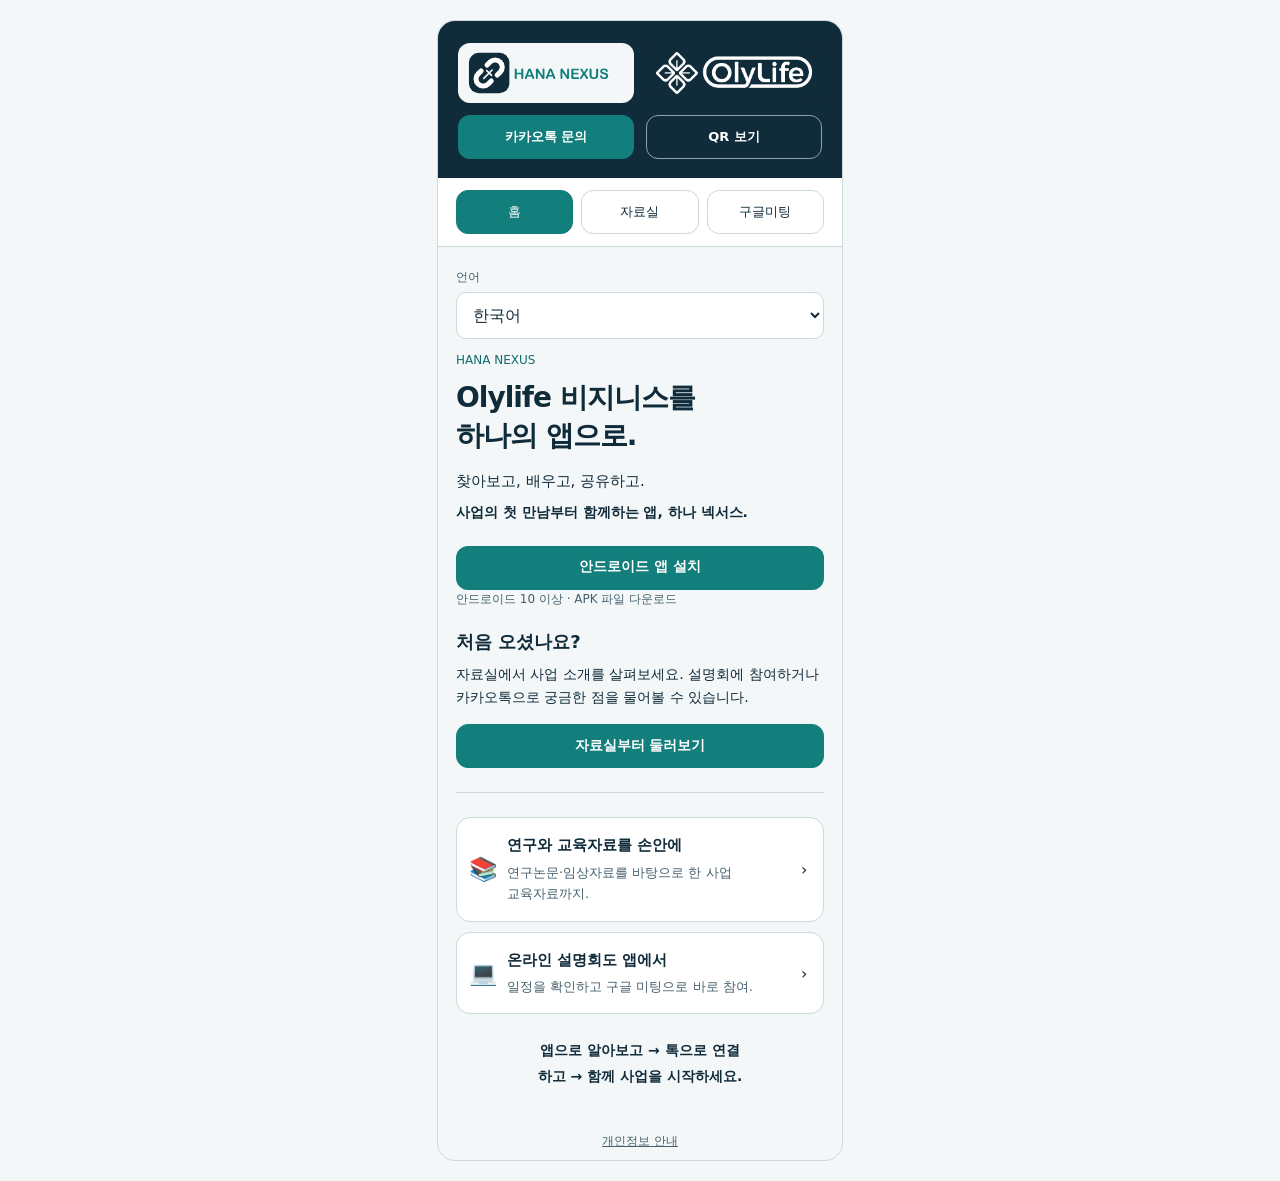
<file: install.html>
<!doctype html><html lang="ko" prefix="og: https://ogp.me/ns#"><head>
<meta charset="utf-8"><meta name="viewport" content="width=device-width,initial-scale=1">
<meta name="application-name" content="하나 넥서스 · HANA NEXUS"><meta name="apple-mobile-web-app-title" content="하나 넥서스"><title>하나 넥서스 · HANA NEXUS</title>
<meta name="description" content="하나 넥서스에서 Olylife 비지니스 자료와 구글미팅 일정을 살펴보세요. 카카오톡으로 궁금한 점을 문의할 수 있습니다.">
<link rel="canonical" href="https://jeenyfca-sketch.github.io/olylifebiz/install.html">
<meta property="og:type" content="website">
<meta property="og:site_name" content="하나 넥서스 · HANA NEXUS">
<meta property="og:title" content="하나 넥서스 · HANA NEXUS | Olylife 비지니스를 하나의 앱으로.">
<meta property="og:description" content="Olylife 비지니스 자료와 구글미팅 일정을 한곳에서. 자료를 살펴보고 카카오톡으로 문의하세요.">
<meta property="og:url" content="https://jeenyfca-sketch.github.io/olylifebiz/install.html">
<meta property="og:locale" content="ko_KR">
<meta property="og:image" content="https://jeenyfca-sketch.github.io/olylifebiz/hana-nexus-share.jpg?v=20261026-navy-v1">
<meta property="og:image:type" content="image/jpeg">
<meta property="og:image:width" content="1200"><meta property="og:image:height" content="630">
<meta property="og:image:alt" content="하나 넥서스 · HANA NEXUS. Olylife 비지니스를 하나의 앱으로. 자료실, 구글미팅, 카카오톡 문의.">
<meta name="twitter:card" content="summary_large_image">
<meta name="twitter:title" content="하나 넥서스 · HANA NEXUS | Olylife 비지니스를 하나의 앱으로.">
<meta name="twitter:description" content="Olylife 비지니스 자료와 구글미팅 일정을 한곳에서. 자료를 살펴보고 카카오톡으로 문의하세요.">
<meta name="twitter:image" content="https://jeenyfca-sketch.github.io/olylifebiz/hana-nexus-share.jpg?v=20261026-navy-v1">
<meta name="twitter:image:alt" content="하나 넥서스 · HANA NEXUS. Olylife 비지니스를 하나의 앱으로.">
<meta name="theme-color" content="#102B3A">
<link rel="stylesheet" href="./subtitle-player.css?v=20261026-navy-v1" data-oly-subtitle-style>
</head><body><div id="ulilife-preview">
  <div class="ul-stage">
    
    <section class="ul-phone" aria-label="하나 넥서스 · HANA NEXUS 모바일 화면">
      <header><div class="ul-brand-grid"><div class="ul-brand-group"><div class="ul-logo ul-brand"><img src="./olylink-logo.svg?v=20261026-navy-v1" alt="HANA NEXUS 로고" width="1981" height="533"></div></div><div class="ul-brand-group"><div class="ul-logo"><img src="./olylife-display.svg" alt="OlyLife 로고" width="1981" height="533"></div></div>
        <div class="ul-contact-actions">
          <a class="ul-kakao-link ul-direct-inquiry" href="http://qr.kakao.com/talk/AiWINIcz6O_I_uFfPNyRaI.FqXY-" target="_blank" rel="noopener noreferrer">카카오톡 문의</a>
          <button type="button" id="ul-kakao-qr-toggle" aria-expanded="false" aria-controls="ul-kakao-qr-panel">QR 보기</button>
        </div>
        <div id="ul-kakao-qr-panel" hidden>
          <img class="ul-kakao-qr" src="./olylink-kakao-qr.png" width="413" height="413" alt="카카오톡 문의 QR코드" loading="lazy">
          <p>휴대폰 카메라로 QR코드를 스캔해 주세요.</p>
        </div>
      </div></header>
      <nav class="ul-app-nav" aria-label="앱 메뉴">
        <button type="button" data-section="home" aria-pressed="true">홈</button>
        <button type="button" data-section="experiences" id="ul-cases-nav" hidden aria-pressed="false" aria-label="글로벌 체험 사례"><span>글로벌</span><br><span>체험 사례</span></button>
        <button type="button" data-section="library" aria-pressed="false">자료실</button>
        <button type="button" data-section="meetings" id="ul-meetings-nav" aria-pressed="false" aria-label="구글미팅">구글미팅</button>
      <button type="button" data-section="admin" id="ul-admin-nav" hidden aria-pressed="false">자료 관리</button><button type="button" data-section="meeting-admin" id="ul-meeting-admin-nav" hidden aria-pressed="false" aria-label="구글 미팅 관리"><span>구글 미팅</span><br><span>관리</span></button></nav>
      <main><label><span>언어</span><select id="ul-locale"><option value="ko">한국어</option><option value="en">English</option><option value="ja">日本語</option><option value="zh">中文</option></select></label>
        <div data-panel="home">
          <div class="ul-kicker">HANA NEXUS</div>
          <h1 id="ul-home-title" class="ul-home-title">Olylife 비지니스를 하나의 앱으로.</h1>
          <p class="ul-home-lead">찾아보고, 배우고, 공유하고.</p>
          <p class="ul-home-intro">사업의 첫 만남부터 함께하는 앱, 하나 넥서스.</p>
          <a class="ul-kakao-link ul-home-cta" href="./olylink.apk?v=2d0dd4a4c814" download="hana-nexus.apk">안드로이드 앱 설치</a><p class="ul-sub">안드로이드 10 이상 · APK 파일 다운로드</p><section class="ul-start-guide" aria-labelledby="ul-start-title">
            <h2 id="ul-start-title">처음 오셨나요?</h2>
            <p>자료실에서 사업 소개를 살펴보세요. 설명회에 참여하거나 카카오톡으로 궁금한 점을 물어볼 수 있습니다.</p>
            <button type="button" data-section="library" class="ul-primary">자료실부터 둘러보기</button>
          </section>
          <div class="ul-home-cards">
            <button type="button" data-section="experiences" id="ul-home-cases" hidden class="ul-home-card"><span class="ul-home-icon" aria-hidden="true">🌐</span><span><strong>글로벌 체험 사례를 한눈에</strong><span class="ul-home-description">전 세계의 체험 이야기를 관심 주제별로.</span></span><span aria-hidden="true">›</span></button>
            <button type="button" data-section="library" class="ul-home-card"><span class="ul-home-icon" aria-hidden="true">📚</span><span><strong>연구와 교육자료를 손안에</strong><span class="ul-home-description">연구논문·임상자료를 바탕으로 한 사업 교육자료까지.</span></span><span aria-hidden="true">›</span></button>
            <button type="button" data-section="meetings" class="ul-home-card"><span class="ul-home-icon" aria-hidden="true">💻</span><span><strong>온라인 설명회도 앱에서</strong><span class="ul-home-description">일정을 확인하고 구글 미팅으로 바로 참여.</span></span><span aria-hidden="true">›</span></button>
          </div>
          <p class="ul-home-flow">앱으로 알아보고 → 톡으로 연결하고 → 함께 사업을 시작하세요.</p>
        </div>
        <div data-panel="library" hidden>
          <div class="ul-kicker">배우고, 이해하고, 함께 성장하기</div>
          <h2>자료실</h2>
          <label class="ul-search"><i data-lucide="search" aria-hidden="true"></i><input id="ul-search" type="search" aria-label="제품명 또는 강의 제목 검색" placeholder="제품명 또는 강의 제목 검색"></label>
          
          <div class="ul-listhead"><span id="ul-count" aria-live="polite"></span></div>
          <div id="ul-list"></div>
          <section id="ul-detail" hidden aria-label="자료 상세"></section>
        </div>
        <div data-panel="meetings" hidden>
          <div class="ul-kicker">함께 배우는 온라인 교육</div>
          <h2>구글미팅</h2>
          <div id="ul-meetings" aria-live="polite"></div>
        </div>
        <div data-panel="experiences" hidden>
 <h2>글로벌 체험 사례</h2>
 <div class="ul-case-browser" role="group" aria-label="체험사례 탐색">
   <div id="ul-experience-shortcuts" class="ul-case-shortcuts ul-category-filter" role="group" aria-label="바로가기"></div>
   <div id="ul-experience-categories" class="ul-case-groups ul-category-filter" role="group" aria-label="사례 분류"></div>
   <div id="ul-experience-details" class="ul-case-details ul-category-filter" role="group" aria-label="세부 증상" hidden></div>
 </div>
 <div id="ul-case-tools" hidden>
   <button id="ul-case-new" type="button">새 사례 등록</button>
   <form id="ul-case-form" hidden>
     <h3>사례 등록·수정</h3>
     <label>제목<input name="title" required maxlength="300"></label>
     <label>한국어 요약<textarea name="summary" rows="5" maxlength="20000" required></textarea></label>
     <label>국가<input name="country" maxlength="100"></label>
     <label>원문 언어<input name="language" maxlength="100"></label>
     <label>주제 (쉼표로 구분)<input name="categories" maxlength="3000"></label>
     <label>자료 유형<select name="media_type"><option value="video">영상 있음</option><option value="document">글 자료</option></select></label>
     <label>원문 링크<input name="url" type="url" maxlength="2000"></label>
     <label>영상 링크<input name="video_url" type="url" maxlength="2000"></label>
     <label>확인 상태<textarea name="review_status" rows="2" maxlength="2000"></textarea></label>
     <label>공개 범위<select name="visibility"><option value="admin">비공개 · 관리자만</option><option value="public">공개 · 누구나</option></select></label>
     <p class="ul-sub">공개로 저장하면 요약과 원문 링크가 일반 이용자에게 표시됩니다.</p>
     <details id="ul-case-playback-files" hidden>
       <summary>앱 재생 파일 관리</summary>
       <label>비공개 재생 영상<input id="ul-case-playback-file" type="file" accept="video/mp4,.mp4"></label>
       <p class="ul-sub">기존 자막이 있는 사례에 MP4 영상을 연결합니다. 원본 링크와 자막은 보존하며 관리자만 재생할 수 있습니다. 최대 50MB.</p>
       <button id="ul-case-playback-upload" type="button">비공개 재생 파일 연결</button>
       <p id="ul-case-playback-notice" role="status"></p>
     </details>
     <button type="submit">사례 저장</button><button id="ul-case-cancel" type="button">닫기</button>
   </form>
   <p id="ul-case-notice" role="status"></p>
   <label>공개 범위 필터<select id="ul-case-visibility"><option value="">전체</option><option value="admin">관리자 전용</option><option value="public">공개</option></select></label>
   <details class="ul-study-settings"><summary>팀 학습 열람 권한</summary>
     <form id="ul-study-member-form">
       <label>팀원 로그인 이메일<input name="email" type="email" maxlength="254" required></label>
       <label>열람 권한<select name="access"><option value="allow">허용</option><option value="revoke">해제</option></select></label>
       <button type="submit">권한 저장</button><p id="ul-study-member-notice" role="status"></p>
     </form>
   </details>
 </div>
 <div id="ul-case-curation" hidden>
   <p id="ul-case-curation-summary" class="ul-sub" aria-live="polite"></p>
   <label id="ul-case-curation-label">자료 선택<select id="ul-case-curation-view"><option value="representative">대표 보기</option><option value="candidate">후보 보기</option><option value="all">전체 보기</option></select></label>
 </div>
 <label>자료 유형<select id="ul-case-media"><option value="">전체</option><option value="video">영상 있음</option><option value="document">글 자료</option></select></label>
 <p id="ul-case-count" class="ul-sub" aria-live="polite"></p>
 <label><span>사례 검색</span><input id="ul-experience-search" type="search" placeholder="제목·국가·요약 검색"></label>
 <div class="ul-filters"><label><span>국가</span><select id="ul-experience-country"><option value="">전체 국가</option></select></label><label><span>원문 언어</span><select id="ul-experience-language"><option value="">전체 언어</option></select></label></div>
 <div id="ul-experience-list" aria-live="polite"></div>
 </div><div data-panel="auth" hidden>
 <h2 id="ul-auth-title">관리자 로그인</h2>
 <p id="ul-auth-description" class="ul-sub"></p>
 <button id="ul-google-login" class="ul-google-login" type="button" hidden>Google 계정으로 로그인</button>
 <p id="ul-google-help" class="ul-sub" hidden></p>
 <form id="ul-auth-form"><label id="ul-email-label" hidden>이메일<input name="email" type="email" autocomplete="username"></label><label>비밀번호<input name="password" type="password" minlength="10" maxlength="128" autocomplete="current-password" required></label>
 <button type="submit" class="ul-primary" id="ul-auth-submit">로그인</button></form>
 <div id="ul-auth-notice" role="alert"></div></div>
 <div data-panel="study-pledge" hidden>
   <h2>개인 학습 이용 서약</h2>
   <ul class="ul-study-terms">
     <li>하나넥서스 체험사례를 팀 내 개인 학습에만 이용하겠습니다.</li>
     <li>한국어 자막 편집본을 내려받거나 녹화·복제·재편집·재배포하지 않겠습니다.</li>
     <li>다른 사람에게 사례를 소개할 때에는 영상 아래의 원본 링크를 전달하겠습니다.</li>
   </ul>
   <p class="ul-sub">서약 확인을 위해 로그인 계정, 서약 버전, 동의 시각을 기록합니다.</p>
   <form id="ul-study-pledge-form">
     <label class="ul-study-agreement"><input name="accepted" type="checkbox" required>본인은 이 자료를 개인 학습용으로만 이용하며, 다른 사람에게 소개할 때는 원본 링크만 전달하겠습니다.</label>
     <button class="ul-primary" type="submit">동의하고 체험사례 보기</button>
     <p id="ul-study-pledge-notice" role="status"></p>
   </form>
 </div>
 <div data-panel="admin" hidden>
          <div class="ul-kicker">관리자 전용</div><h2>자료 관리</h2><p class="ul-sub">자료를 등록하고 내용을 수정합니다.</p><button id="ul-import-local" type="button" hidden>기존 자료·미팅 가져오기</button><p id="ul-import-notice" role="status"></p>
          
          <form id="ul-form">
            <h3 id="ul-form-title">새 자료 등록</h3>
            <label>자료 제목<input name="title" required maxlength="100" placeholder="예: 비지니스 플랜"></label>
            <label>언어<select name="language"><option value="한국어">한국어</option><option value="English">English</option><option value="日本語">日本語</option><option value="中文">中文</option></select></label>
            <label>자료 설명<textarea name="description" rows="2" placeholder="어떤 내용을 담은 자료인가요?"></textarea></label>
            <label>출처·근거 범위<textarea name="source" rows="2" placeholder="논문 출처와 설명 범위를 입력하세요."></textarea></label>
            <label>자료 파일<input name="file" type="file" accept=".pdf,application/pdf"></label>
            <div id="ul-file-label" class="ul-sub">PDF 최대 15MB · 이 컴퓨터에 저장합니다.</div>
            <div class="ul-actions"><button class="ul-primary" type="submit" id="ul-save">등록하기</button><button type="button" id="ul-cancel" hidden>수정 취소</button></div>
          </form>
          <div id="ul-notice" role="status" aria-live="polite"></div>
          <h3>등록된 자료</h3><div id="ul-admin-list"></div>
        </div>
        <div data-panel="meeting-admin" hidden>
          <h2>구글 미팅 관리</h2>
          <form id="ul-meeting-form">
            <h3 id="ul-meeting-form-title">새 미팅 등록</h3>
            <label>모임 제목<input name="title" required maxlength="200" placeholder="예: 비즈니스 플랜 설명회"></label>
            <label>날짜·시간 (한국 기준)<input name="starts" type="datetime-local" required></label>
            <label>진행 언어<select name="language"><option value="한국어">한국어</option><option value="English">English</option><option value="日本語">日本語</option><option value="中文">中文</option></select></label>
            <label>구글 미트 참여 링크<input name="link" type="text" inputmode="url" autocapitalize="none" spellcheck="false" maxlength="500" placeholder="meet.google.com/abc-defg-hij"></label>
            <p class="ul-sub">주소나 회의 코드만 붙여넣으세요. https://는 자동으로 추가됩니다.</p>
            <p class="ul-sub">링크가 없으면 비워두세요. 나중에 수정할 수 있습니다.</p>
            <div class="ul-actions"><button type="submit" class="ul-primary" id="ul-meeting-save">등록하기</button><button type="button" id="ul-meeting-cancel" hidden>수정 취소</button></div>
          </form>
          <div id="ul-meeting-notice" role="status" aria-live="polite"></div>
          <h3>등록된 미팅</h3><div id="ul-meeting-admin-list"></div>
        </div>
      </main>
      <footer hidden><button id="ul-user-login" type="button" hidden>로그인</button><button id="ul-login" type="button" hidden>관리자 로그인</button><button id="ul-logout" type="button" hidden>로그아웃</button></footer>
      <p class="ul-policy-link"><a href="./privacy.html" target="_blank" rel="noopener noreferrer">개인정보 안내</a></p>
    </section>
  </div>
</div>
<style>
#ulilife-preview {padding:20px 0;color-scheme:light;font-family:system-ui,'Malgun Gothic',sans-serif;--ul-bg:#F4F7F8;--ul-paper:#ffffff;--ul-text:#102B3A;--ul-muted:#45606D;--ul-line:#CBD8DD;--ul-primary:#137F7C;--ul-primary-hover:#106C69;--ul-primary-soft:#E4F2F1;--ul-header:#102B3A;--ul-on:#ffffff;--ul-green:var(--ul-primary-hover);--ul-soft:var(--ul-primary-soft);--ul-orange:#F4BF7B;--ul-orange-ink:#66400E;--ul-orange-soft:#FFF0DB;--ul-orange-text:#775022;--ul-radius:18px}
#ulilife-preview * {box-sizing:border-box}
#ulilife-preview [hidden] {display:none!important}
#ulilife-preview .ul-stage {max-width:430px;margin:0 auto;padding:0 12px}
#ulilife-preview[data-view="cases"] .ul-stage {max-width:736px}
#ulilife-preview[data-view="cases"] .ul-brand-grid {max-width:400px;margin-inline:auto}
html[data-hana-view="study"] #ulilife-preview :is(.ul-app-nav,.ul-contact-actions,[data-panel="home"]) {display:none}
#ulilife-preview .ul-study-terms {padding-inline-start:22px;line-height:1.65}
#ulilife-preview .ul-study-terms li+li {margin-block-start:8px}
#ulilife-preview label.ul-study-agreement {display:flex;align-items:center;gap:8px}
#ulilife-preview .ul-study-agreement input {width:20px;height:20px;accent-color:var(--ul-primary)}
#ulilife-preview .ul-study-settings {margin-block:12px}
#ulilife-preview .ul-study-settings summary {cursor:pointer}
#ulilife-preview .ul-switch {display:flex;gap:8px;margin-bottom:14px;flex-wrap:wrap}
#ulilife-preview button {font:inherit;cursor:inherit;min-height:44px;border:1px solid var(--ul-line);border-radius:12px;padding:10px 14px;background:var(--ul-paper);color:var(--ul-text)}
#ulilife-preview .ul-switch button {flex:1}
#ulilife-preview .ul-app-nav {display:flex;gap:8px;padding:12px 18px;background:var(--ul-paper);border-bottom:1px solid var(--ul-line)}
#ulilife-preview .ul-app-nav button {flex:1;min-width:0;font-size:14px}
#ulilife-preview .ul-app-nav [aria-pressed=true] {background:var(--ul-primary);color:var(--ul-on);border-color:var(--ul-primary)}
#ulilife-preview button:disabled {opacity:.65;cursor:default}
#ulilife-preview .ul-meeting {margin-top:18px}
#ulilife-preview .ul-schedule-heading {margin:24px 0 12px;line-height:1.5}
#ulilife-preview .ul-past-meetings {margin-top:24px;border-top:1px solid var(--ul-line);padding-top:12px}
#ulilife-preview .ul-past-meetings summary {min-height:44px;padding:12px 0;color:var(--ul-text);font-size:14px;cursor:pointer}
#ulilife-preview .ul-past-meetings summary:focus-visible {outline:3px solid var(--ul-green);outline-offset:3px}
#ulilife-preview .ul-switch [aria-pressed=true],#ulilife-preview .ul-primary {background:var(--ul-primary);color:var(--ul-on);border-color:var(--ul-primary)}
#ulilife-preview .ul-phone {background:var(--ul-bg);color:var(--ul-text);border:1px solid var(--ul-line);border-radius:var(--ul-radius);overflow:hidden}
#ulilife-preview header {padding:22px 20px 18px;border-bottom:1px solid var(--ul-header);background:var(--ul-header);color:var(--ul-on)}
#ulilife-preview .ul-logo {display:flex;align-items:center;justify-content:center;width:100%;height:60px;padding:8px 10px;margin:0;background:var(--ul-header);border-radius:12px}
#ulilife-preview .ul-logo img {display:block;width:100%;height:100%;max-width:100%;max-height:100%;object-fit:contain}
#ulilife-preview .ul-brand {margin-bottom:0;background:var(--ul-bg)}
#ulilife-preview .ul-wordmark {display:inline-flex;align-items:center;justify-content:center;flex:1;height:28px;border:1.5px solid currentColor;border-radius:999px;font-size:22px;font-weight:600;line-height:1;letter-spacing:-.6px;padding:0 7px;}
#ulilife-preview .ul-owner {margin-top:6px;font-size:12px;color:var(--ul-muted)}
#ulilife-preview main {padding:22px 18px}
#ulilife-preview h2 {font-size:26px;margin:7px 0 6px;letter-spacing:-1px}
#ulilife-preview h3 {font-size:16px;margin:0 0 16px}
#ulilife-preview .ul-kicker {font-size:12px;color:var(--ul-green)}
#ulilife-preview .ul-sub {font-size:12px;color:var(--ul-muted);margin:0 0 18px;line-height:1.6}
#ulilife-preview label {display:block;font-size:12px;color:var(--ul-muted);margin-bottom:14px}
#ulilife-preview input,#ulilife-preview select,#ulilife-preview textarea {display:block;width:100%;min-width:0;font:inherit;font-size:16px;color:var(--ul-text);background:var(--ul-paper);border:1px solid var(--ul-line);padding:12px;border-radius:10px;margin-top:6px}
#ulilife-preview input::placeholder,#ulilife-preview textarea::placeholder {color:var(--ul-muted);opacity:1}
#ulilife-preview textarea {resize:vertical}
#ulilife-preview .ul-search {position:relative;margin-top:22px}
#ulilife-preview .ul-search i,#ulilife-preview .ul-search svg {position:absolute;left:12px;top:15px;width:18px;height:18px}
#ulilife-preview .ul-search input {padding-left:40px;font-size:14px;min-height:48px}
#ulilife-preview .ul-filters {display:grid;grid-template-columns:1fr 1fr;gap:10px}
#ulilife-preview .ul-listhead {display:flex;justify-content:space-between;font-size:12px;color:var(--ul-muted);margin:10px 0 14px}
#ulilife-preview .ul-item {background:var(--ul-paper);padding:16px;margin-bottom:12px;border-radius:var(--ul-radius);border:1px solid var(--ul-line)}
#ulilife-preview .ul-item h3 {margin:8px 0;font-size:16px;line-height:1.5;overflow-wrap:anywhere}
#ulilife-preview .ul-case-browser {display:grid;gap:12px;margin:18px 0;}
#ulilife-preview .ul-category-filter {display:grid;grid-template-columns:repeat(2,minmax(0,1fr));gap:8px;}
#ulilife-preview .ul-category-filter button {min-width:0;min-height:44px;padding:8px 10px;font-size:14px;line-height:1.35;overflow-wrap:anywhere;}
#ulilife-preview .ul-case-groups button {font-weight:700;}
#ulilife-preview .ul-case-shortcuts button {background:var(--ul-soft);border-color:var(--ul-line);color:var(--ul-text);}
#ulilife-preview .ul-case-details {padding:10px 0 0;border-top:1px solid var(--ul-line);}
#ulilife-preview .ul-category-filter [aria-pressed="true"] {background:var(--ul-primary-hover);border-color:var(--ul-primary-hover);color:var(--ul-on);}
#ulilife-preview .ul-category-filter [aria-pressed="false"]:hover {background:var(--ul-soft);}
#ulilife-preview .ul-case-summary {font-size:14px;line-height:1.75;white-space:pre-line;overflow-wrap:anywhere;}
#ulilife-preview .ul-case-photo {margin:12px 0 18px;}
#ulilife-preview .ul-case-photo img {display:block;width:100%;height:auto;border-radius:10px;}
#ulilife-preview .ul-case-photo figcaption {margin:8px 0;font-size:12px;line-height:1.6;color:var(--ul-muted);}
#ulilife-preview .ul-case-photo a {display:inline-block;padding:8px 0;color:var(--ul-primary);font-size:14px;}
#ulilife-preview .ul-meta {font-size:12px;color:var(--ul-muted);line-height:1.6;overflow-wrap:anywhere}
#ulilife-preview .ul-tag {font-size:11px;display:inline-block;background:var(--ul-orange);padding:4px 7px;border-radius:6px;color:var(--ul-orange-ink)}
#ulilife-preview .ul-item button {width:100%;margin-top:14px;text-align:center;background:var(--ul-primary);color:var(--ul-on);border-color:var(--ul-primary)}
#ulilife-preview .ul-admin-note {padding:10px 12px;background:var(--ul-soft);font-size:12px;border-radius:10px;margin-bottom:18px}
#ulilife-preview form {background:var(--ul-paper);border:1px solid var(--ul-line);border-radius:var(--ul-radius);padding:16px;margin-bottom:16px}
#ulilife-preview .ul-actions {display:flex;gap:8px;flex-wrap:wrap}
#ulilife-preview .ul-actions button {flex:1}
#ulilife-preview #ul-notice {font-size:13px;line-height:1.6;margin-bottom:16px;color:var(--ul-green)}
#ulilife-preview #ul-detail {border-top:1px solid var(--ul-line);padding-top:20px;margin-top:24px;overflow-wrap:anywhere}
#ulilife-preview #ul-detail p {font-size:14px;line-height:1.7}
#ulilife-preview footer {display:flex;flex-wrap:wrap;justify-content:space-between;gap:8px;padding:16px 18px;background:var(--ul-paper);border-top:1px solid var(--ul-line);font-size:11px;color:var(--ul-muted)}
#ulilife-preview .ul-vector-mark {display:inline-block;width:22px;height:22px;flex:0 0 22px;background-color:var(--ul-primary);mask-image:url("./mark.svg");mask-size:contain;mask-repeat:no-repeat;mask-position:center;}
#ulilife-preview .ul-brand-grid {display:grid;grid-template-columns:minmax(0,1fr) minmax(0,1fr);align-items:start;gap:12px;}
#ulilife-preview .ul-brand-group {min-width:0;}
#ulilife-preview .ul-brand-caption {display:flex;flex-direction:column;justify-content:center;min-height:44px;margin-top:8px;text-align:center;font-size:12px;font-weight:600;line-height:1.5;letter-spacing:.2px;color:var(--ul-muted);}

#ulilife-preview .ul-contact-actions {grid-column:1/-1;display:grid;grid-template-columns:minmax(0,1fr) minmax(0,1fr);gap:12px}
#ulilife-preview header .ul-direct-inquiry {display:flex;align-items:center;justify-content:center;width:100%;min-height:44px;margin:0;font-size:13px;font-weight:600;line-height:1.4;padding:8px 12px;}
#ulilife-preview #ul-kakao-qr-toggle {width:100%;min-width:0;min-height:44px;padding:8px 10px;font-size:13px;line-height:1.4;font-weight:600}
#ulilife-preview #ul-kakao-qr-toggle[aria-expanded=true] {background:var(--ul-soft)}
#ulilife-preview #ul-kakao-qr-toggle:focus-visible {outline:3px solid var(--ul-green);outline-offset:3px}
#ulilife-preview #ul-kakao-qr-panel {grid-column:1/-1;background:var(--ul-paper);border:1px solid var(--ul-line);border-radius:12px;padding:0 12px 12px;text-align:center}
#ulilife-preview #ul-kakao-qr-panel p {font-size:12px;line-height:1.6;margin:0;color:var(--ul-muted);overflow-wrap:anywhere}
#ulilife-preview #ul-inquiry-panel {padding:16px;background:var(--ul-soft);border-radius:12px;margin-bottom:16px;}
#ulilife-preview #ul-inquiry-panel p {font-size:13px;line-height:1.6;}
#ulilife-preview #ul-inquiry-panel button {width:100%;}
#ulilife-preview .ul-kakao-link {display:block;padding:12px 14px;text-align:center;text-decoration:none;min-height:44px;border-radius:12px;background:var(--ul-primary);color:var(--ul-on);font-size:14px;}
#ulilife-preview .ul-item > .ul-kakao-link {margin-top:12px;font:inherit;}
#ulilife-preview .ul-kakao-qr {display:block;width:min(220px,100%);height:auto;margin:18px auto;image-rendering:crisp-edges;}
#ulilife-preview footer button {padding:4px 8px;font-size:12px;min-height:36px;}
#ulilife-preview .ul-app-nav {flex-wrap:wrap;}
#ulilife-preview .ul-app-nav button {flex:1 1 calc((100% - 24px)/4);min-width:0;padding:10px 6px;font-size:13px;line-height:1.4;}
#ulilife-preview .ul-auth-error {color:#8c2525;}
#ulilife-preview .ul-google-login {width:100%;min-height:44px;background:#fff;color:#1f1f1f;border:1px solid #747775;margin:0 0 12px;font-weight:600;}
#ulilife-preview .ul-policy-link {margin:0;padding:10px 18px;text-align:center;font-size:12px;}
#ulilife-preview .ul-policy-link a {color:var(--ul-muted);}
#ulilife-preview input:disabled {opacity:.6;}
#ulilife-preview .ul-home-title {font-size:28px;line-height:1.35;letter-spacing:-1px;margin:12px 0 14px;text-wrap:balance;word-break:keep-all;}
#ulilife-preview .ul-home-lead {font-size:15px;margin:0 0 8px;line-height:1.6;}
#ulilife-preview .ul-home-intro {font-size:14px;line-height:1.7;margin:0 0 22px;font-weight:600;}
#ulilife-preview .ul-start-guide {margin:0 0 24px;padding:0 0 24px;border-bottom:1px solid var(--ul-line)}
#ulilife-preview .ul-start-guide h2 {font-size:18px;letter-spacing:0;line-height:1.5;margin:0 0 8px}
#ulilife-preview .ul-start-guide p {font-size:14px;line-height:1.7;margin:0 0 14px;word-break:keep-all;overflow-wrap:anywhere}
#ulilife-preview .ul-start-guide button {width:100%;font-size:14px;font-weight:600}
#ulilife-preview .ul-material-inquiry {margin-top:24px;padding-top:18px;border-top:1px solid var(--ul-line)}
#ulilife-preview .ul-material-inquiry .ul-kakao-link {font-size:14px;font-weight:600}
#ulilife-preview .ul-start-guide button:focus-visible,#ulilife-preview .ul-kakao-link:focus-visible {outline:3px solid var(--ul-green);outline-offset:3px}
#ulilife-preview .ul-home-cards {display:grid;gap:10px;}
#ulilife-preview .ul-home-card {display:grid;grid-template-columns:28px minmax(0,1fr) 10px;gap:10px;align-items:center;width:100%;padding:16px 12px;border-radius:14px;background:var(--ul-paper);color:var(--ul-text);border:1px solid var(--ul-line);text-align:left;text-decoration:none;}
#ulilife-preview .ul-home-card strong {display:block;font-size:15px;line-height:1.5;}
#ulilife-preview .ul-home-icon {font-size:23px;}
#ulilife-preview .ul-home-description {display:block;font-size:13px;line-height:1.65;margin-top:5px;color:var(--ul-muted);word-break:keep-all;overflow-wrap:anywhere;}
#ulilife-preview .ul-home-flow {font-size:14px;line-height:1.8;font-weight:600;margin:24px 0 12px;text-align:center;text-wrap:balance;}
#ulilife-preview .ul-home-signature {font-size:13px;text-align:center;margin:0 0 16px;color:var(--ul-muted);}
#ulilife-preview .ul-home-cta {font-weight:700;}
#ulilife-preview .ul-home-card:focus-visible,#ulilife-preview .ul-home-cta:focus-visible {outline:3px solid var(--ul-green);outline-offset:3px;}
#ulilife-preview .ul-material-videos {margin-top:24px;border-top:1px solid var(--ul-line);padding-top:18px}
#ulilife-preview .ul-material-videos h4 {font-size:16px;line-height:1.6;margin:0 0 10px;overflow-wrap:anywhere}
#ulilife-preview .ul-material-video {margin-top:14px;padding:16px;border:1px solid var(--ul-line);border-radius:12px;background:#fff}
#ulilife-preview .ul-material-video > p {font-size:13px;line-height:1.8;overflow-wrap:anywhere}
#ulilife-preview .ul-material-video .ul-material-original {font-size:12px;color:var(--ul-muted);margin:12px 0}
#ulilife-preview .ul-material-video .ul-meta {font-size:11px}
/* Shared brand roles; preserve layout and behavior. */
html,body {margin:0;background:#F4F7F8}
#ulilife-preview :is(h1,h2,h3,h4) {color:var(--ul-text)}
#ulilife-preview :is(button,a,input,select,textarea):focus-visible {outline:3px solid var(--ul-primary);outline-offset:3px}
#ulilife-preview :is(input,textarea) {caret-color:var(--ul-primary);accent-color:var(--ul-primary)}
#ulilife-preview ::selection {background:var(--ul-primary);color:var(--ul-on)}
#ulilife-preview {scrollbar-color:var(--ul-primary) var(--ul-bg)}
#ulilife-preview :is(.ul-primary,.ul-kakao-link,.ul-item button,.ul-app-nav [aria-pressed=true],.ul-category-filter [aria-pressed=true]):hover:not(:disabled) {background:var(--ul-primary-hover);border-color:var(--ul-primary-hover)}
#ulilife-preview #ul-kakao-qr-toggle {background:transparent;border-color:#8AA4B1;color:var(--ul-on)}
#ulilife-preview #ul-kakao-qr-toggle:hover,#ulilife-preview #ul-kakao-qr-toggle[aria-expanded=true] {background:#194554}
#ulilife-preview header :is(button,.ul-kakao-link):focus-visible {outline-color:var(--ul-on)}
#ulilife-preview #ul-kakao-qr-panel {color:var(--ul-text)}
</style>

<script src="./cloud.js?v=4ae97956e593"></script><script src="./app.js?v=25a265846b46"></script></body></html>
</file>
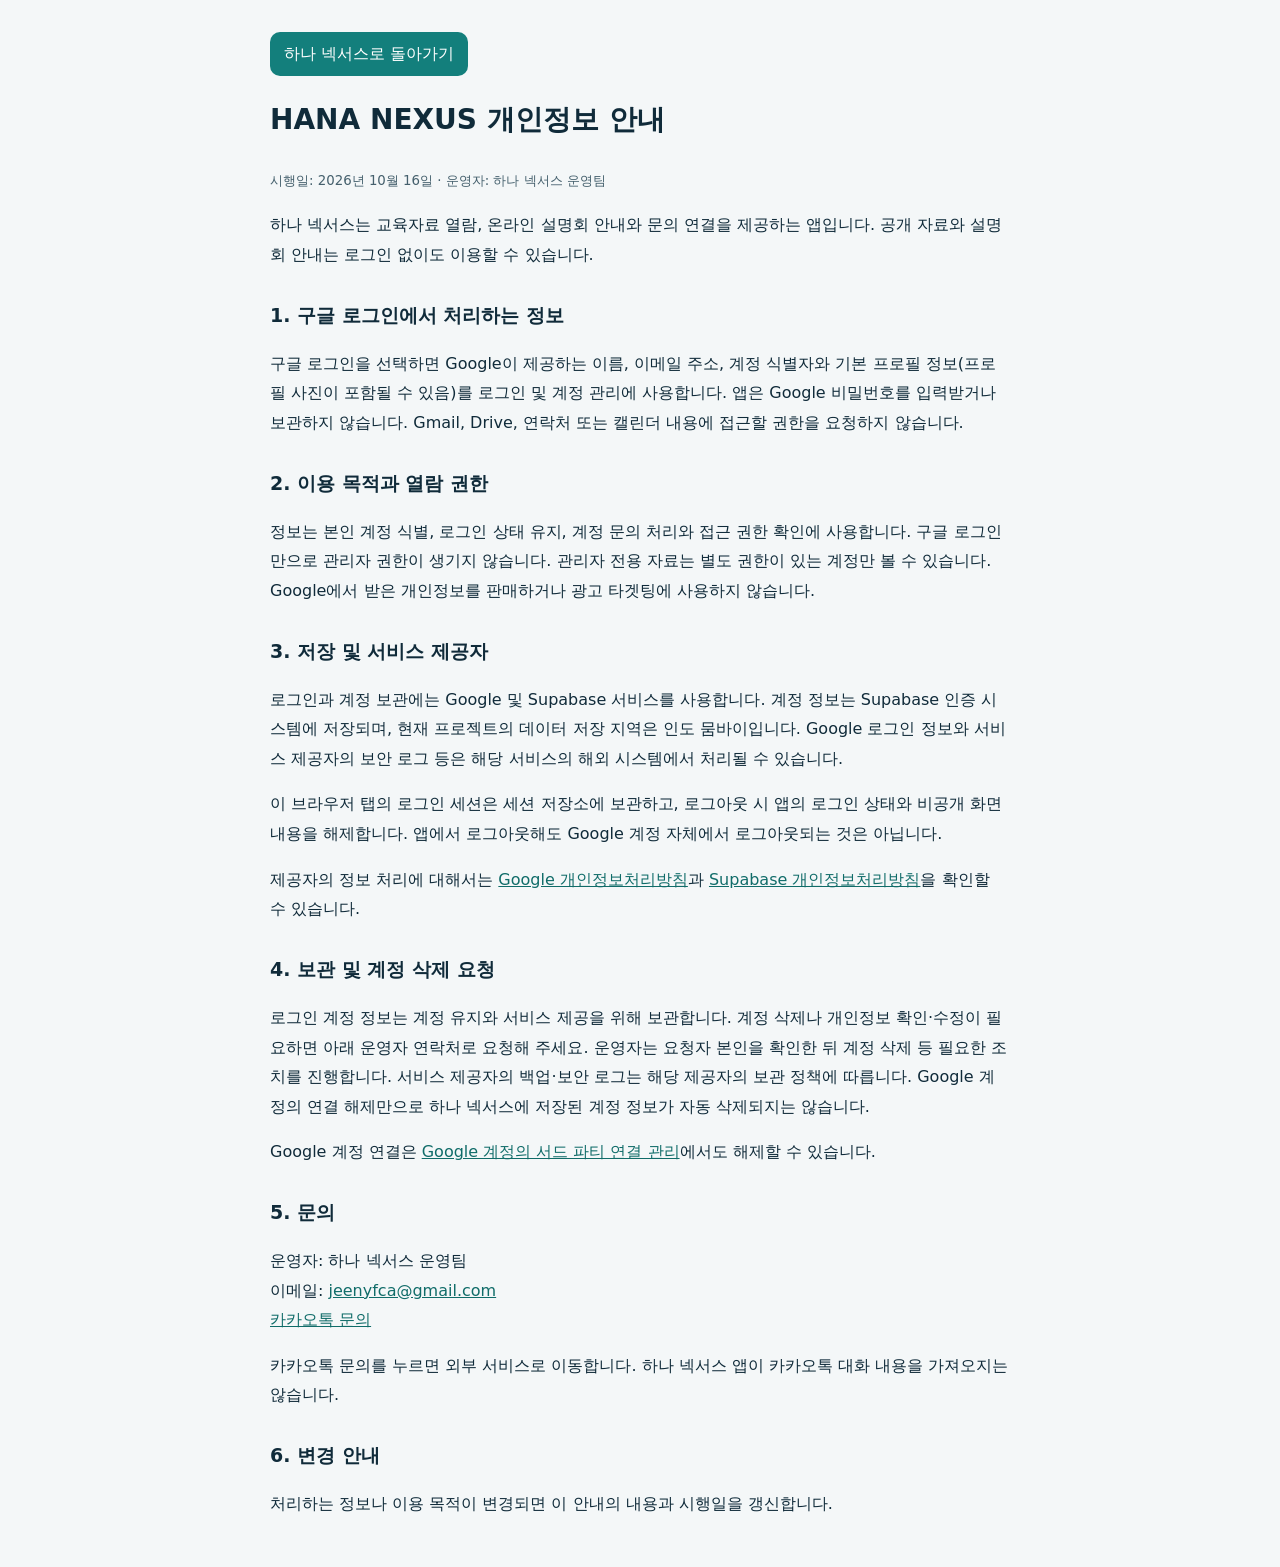
<file: privacy.html>
<!doctype html>
<html lang="ko"><head><meta charset="utf-8"><meta name="viewport" content="width=device-width,initial-scale=1"><title>개인정보 안내 · HANA NEXUS</title>
<style>body{margin:0;background:#F4F7F8;color:#102B3A;font:16px/1.85 system-ui,sans-serif}main{max-width:740px;margin:auto;padding:32px 22px}h1{font-size:28px}h2{font-size:19px;margin-top:28px}a{color:#106C69}small{color:#45606D}li{margin:6px 0}.back{display:inline-block;padding:7px 14px;background:#137F7C;border-radius:10px;text-decoration:none;color:#fff}.back:focus-visible,a:focus-visible{outline:3px solid #137F7C;outline-offset:3px}</style></head>
<body><main><a class="back" href="./">하나 넥서스로 돌아가기</a><h1>HANA NEXUS 개인정보 안내</h1><small>시행일: 2026년 10월 16일 · 운영자: 하나 넥서스 운영팀</small>
<p>하나 넥서스는 교육자료 열람, 온라인 설명회 안내와 문의 연결을 제공하는 앱입니다. 공개 자료와 설명회 안내는 로그인 없이도 이용할 수 있습니다.</p>
<h2>1. 구글 로그인에서 처리하는 정보</h2><p>구글 로그인을 선택하면 Google이 제공하는 이름, 이메일 주소, 계정 식별자와 기본 프로필 정보(프로필 사진이 포함될 수 있음)를 로그인 및 계정 관리에 사용합니다. 앱은 Google 비밀번호를 입력받거나 보관하지 않습니다. Gmail, Drive, 연락처 또는 캘린더 내용에 접근할 권한을 요청하지 않습니다.</p>
<h2>2. 이용 목적과 열람 권한</h2><p>정보는 본인 계정 식별, 로그인 상태 유지, 계정 문의 처리와 접근 권한 확인에 사용합니다. 구글 로그인만으로 관리자 권한이 생기지 않습니다. 관리자 전용 자료는 별도 권한이 있는 계정만 볼 수 있습니다. Google에서 받은 개인정보를 판매하거나 광고 타겟팅에 사용하지 않습니다.</p>
<h2>3. 저장 및 서비스 제공자</h2><p>로그인과 계정 보관에는 Google 및 Supabase 서비스를 사용합니다. 계정 정보는 Supabase 인증 시스템에 저장되며, 현재 프로젝트의 데이터 저장 지역은 인도 뭄바이입니다. Google 로그인 정보와 서비스 제공자의 보안 로그 등은 해당 서비스의 해외 시스템에서 처리될 수 있습니다.</p><p>이 브라우저 탭의 로그인 세션은 세션 저장소에 보관하고, 로그아웃 시 앱의 로그인 상태와 비공개 화면 내용을 해제합니다. 앱에서 로그아웃해도 Google 계정 자체에서 로그아웃되는 것은 아닙니다.</p><p>제공자의 정보 처리에 대해서는 <a href="https://policies.google.com/privacy" target="_blank" rel="noopener noreferrer">Google 개인정보처리방침</a>과 <a href="https://supabase.com/privacy" target="_blank" rel="noopener noreferrer">Supabase 개인정보처리방침</a>을 확인할 수 있습니다.</p>
<h2>4. 보관 및 계정 삭제 요청</h2><p>로그인 계정 정보는 계정 유지와 서비스 제공을 위해 보관합니다. 계정 삭제나 개인정보 확인·수정이 필요하면 아래 운영자 연락처로 요청해 주세요. 운영자는 요청자 본인을 확인한 뒤 계정 삭제 등 필요한 조치를 진행합니다. 서비스 제공자의 백업·보안 로그는 해당 제공자의 보관 정책에 따릅니다. Google 계정의 연결 해제만으로 하나 넥서스에 저장된 계정 정보가 자동 삭제되지는 않습니다.</p><p>Google 계정 연결은 <a href="https://myaccount.google.com/connections" target="_blank" rel="noopener noreferrer">Google 계정의 서드 파티 연결 관리</a>에서도 해제할 수 있습니다.</p>
<h2>5. 문의</h2><p>운영자: 하나 넥서스 운영팀<br>이메일: <a href="mailto:jeenyfca@gmail.com">jeenyfca@gmail.com</a><br><a href="http://qr.kakao.com/talk/AiWINIcz6O_I_uFfPNyRaI.FqXY-" target="_blank" rel="noopener noreferrer">카카오톡 문의</a></p><p>카카오톡 문의를 누르면 외부 서비스로 이동합니다. 하나 넥서스 앱이 카카오톡 대화 내용을 가져오지는 않습니다.</p>
<h2>6. 변경 안내</h2><p>처리하는 정보나 이용 목적이 변경되면 이 안내의 내용과 시행일을 갱신합니다.</p></main></body></html>
</file>
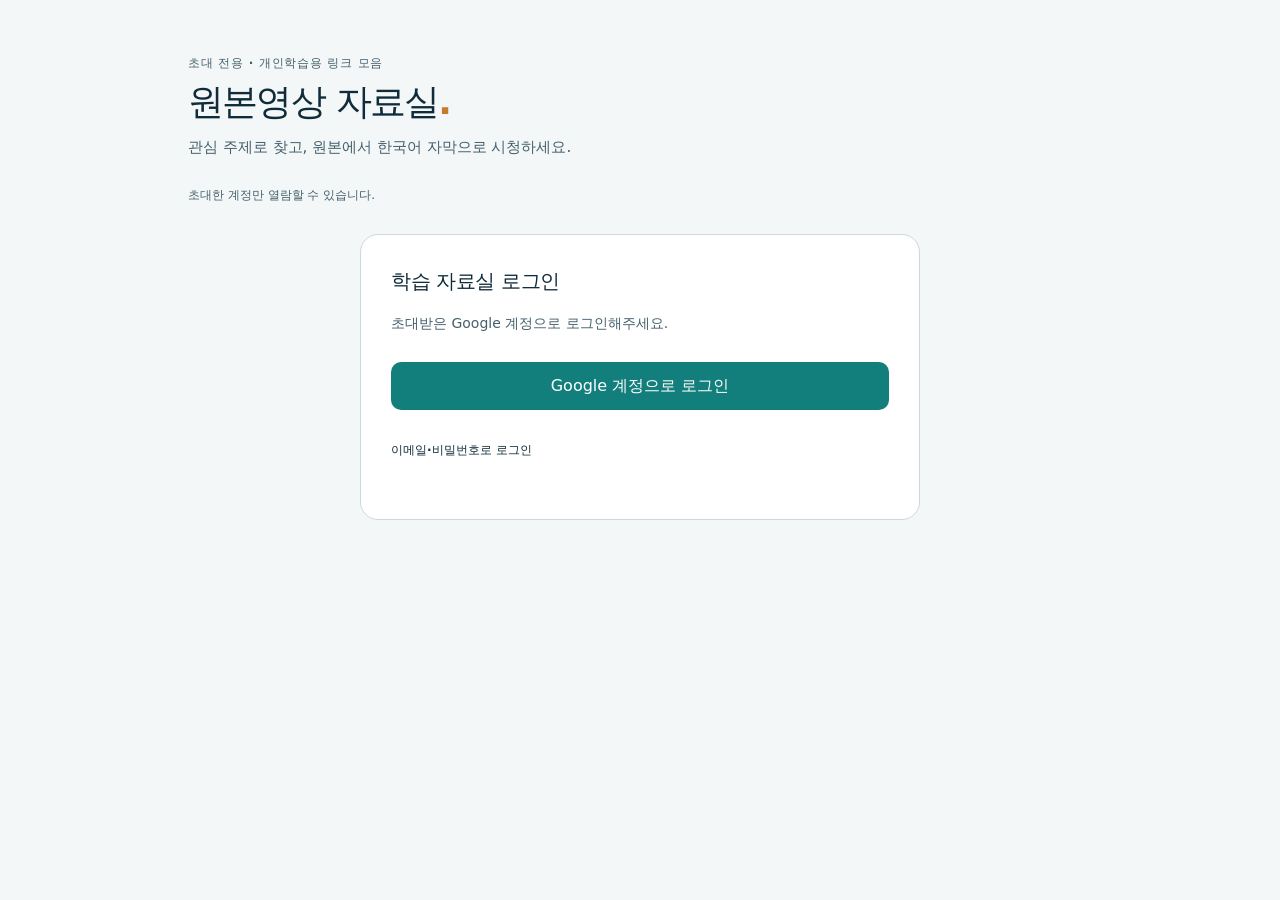
<file: study-links.html>
<!doctype html>
<html lang="ko"><head><meta charset="utf-8"><meta name="viewport" content="width=device-width,initial-scale=1"><meta name="robots" content="noindex,nofollow"><title>원본영상 자료실</title><link rel="stylesheet" href="./study-links.css?v=2067bcfeac84"></head>
<body><main>
 <header><div><span class="eyebrow">초대 전용 · 개인학습용 링크 모음</span><h1>원본영상 자료실<span class="dot">.</span></h1><p>관심 주제로 찾고, 원본에서 한국어 자막으로 시청하세요.</p></div><button id="share" class="share" hidden>주소 공유</button></header>
 <div class="account-toolbar"><span>초대한 계정만 열람할 수 있습니다.</span><button id="study-logout" hidden>로그아웃</button></div>
 <section id="auth-panel" class="auth-panel"><h2>학습 자료실 로그인</h2><p>초대받은 Google 계정으로 로그인해주세요.</p><button id="study-google" class="login-primary">Google 계정으로 로그인</button><details><summary>이메일·비밀번호로 로그인</summary><form id="study-login"><label>이메일<input type="email" name="email" autocomplete="username" required></label><label>비밀번호<input type="password" name="password" autocomplete="current-password" required></label><button type="submit" class="share">로그인</button></form></details><p id="auth-message" role="alert"></p></section>
 <section id="study-denied" class="auth-panel" hidden><h2>아직 초대되지 않은 계정입니다.</h2><p>관리자에게 로그인한 이메일의 초대 등록을 요청해주세요. 다른 계정으로 들어가려면 로그아웃 후 다시 로그인하세요.</p></section>
 <details id="study-admin" class="guide" hidden><summary>초대 계정 관리</summary><div class="guide-body"><p>등록한 이메일로 Google 로그인하면 자료실을 열 수 있습니다. 계정 초대는 하나 넥서스 관리자 권한을 부여하지 않습니다.</p><form id="study-invite"><label for="invite-email">초대할 이메일</label><div class="invite-row"><input id="invite-email" type="email" required placeholder="name@gmail.com"><button class="share" type="submit">초대 등록</button></div></form><p id="invite-notice" role="status"></p><ul id="study-members"></ul></div></details>
 <section id="study-content" hidden>
 <details class="guide"><summary><span class="guide-icon" aria-hidden="true">가</span>한국어 자동번역으로 보는 방법<span class="chevron" aria-hidden="true">⌄</span></summary><div class="guide-body"><ol><li><b>원본 영상 보기</b>를 눌러 유튜브로 이동합니다.</li><li>영상의 <b>설정(⚙) → 자막</b>에서 원어 자막을 켭니다.</li><li><b>자동번역 → 한국어</b>를 선택합니다.</li></ol><p>메뉴는 기기·앱에 따라 다를 수 있습니다. 자동번역이 보이지 않으면 컴퓨터의 유튜브 원본 페이지에서도 확인해보세요. 자동번역에는 오류가 있을 수 있습니다.</p></div></details>
 <section aria-label="영상 찾기"><label class="search-label" for="search">영상 검색</label><div class="search-wrap"><span aria-hidden="true">⌕</span><input id="search" type="search" placeholder="원본 제목 · 채널 · 분류 검색" autocomplete="off"><button id="clear" aria-label="검색 지우기" hidden>×</button></div><nav id="categories" aria-label="영상 분류"></nav></section>
 <div class="list-head"><h2 id="selected-title">전체 영상</h2><p id="count" role="status">목록을 불러오는 중입니다.</p></div>
 <div class="collection-note">제목은 원 게시자의 표현입니다. 분류는 탐색을 위한 구분이며, 영상의 주장을 확인하거나 보증한다는 뜻은 아닙니다.</div>
 <section id="list" aria-label="원본 영상 목록"></section><p id="notice" role="status" aria-live="polite"></p>
 <footer><p>영상·썸네일을 보관하지 않고 원본으로 연결합니다. 일부 자료에는 한국어 제목과 게시자 설명 요약이 표시됩니다.</p><p>한국어 번역 자막 항목 확인일: <span id="checked">—</span> · 제공 여부는 원본에서 변경될 수 있습니다.</p></footer>
</section></main><script src="./study-cloud.js?v=54a0a25042e5"></script><script type="module" src="./study-links.js?v=1a168c106906"></script></body></html>
</file>
<file: subtitle-player.css>
.oly-subtitles{font-family:"Malgun Gothic",system-ui,sans-serif;color:#102B3A;line-height:1.6;width:100%;min-width:0}
.oly-subtitles *{box-sizing:border-box}
.oly-subtitles .os-title{font-size:22px;line-height:1.45;word-break:keep-all;margin:0 0 14px}
.oly-subtitles .os-viewer{border-radius:16px;overflow:hidden;background:#102B3A;box-shadow:0 8px 24px #102B3A19}
.oly-subtitles .os-bar,.oly-subtitles .os-controls{display:flex;align-items:center;justify-content:space-between;gap:10px;padding:10px 14px;background:#102B3A;color:#fff;font-size:13px}
.oly-subtitles .os-bar button{background:transparent;color:#fff;border:1px solid #8AA4B1;border-radius:8px;font:inherit;padding:5px 12px;cursor:pointer;min-height:32px;width:auto}
.oly-subtitles .os-frame{position:relative;aspect-ratio:16/9;min-height:200px;background:#000}
.oly-subtitles iframe,.oly-subtitles video{position:absolute;inset:0;width:100%;height:100%;border:0;object-fit:contain}
.oly-subtitles .os-captions{padding:17px 15px;min-height:110px;text-align:center;border-top:1px solid #ffffff15;display:flex;flex-direction:column;justify-content:center}
.oly-subtitles .os-ko{font-size:clamp(18px,2.7vw,24px);line-height:1.55;color:#fff;font-weight:700;white-space:pre-line;margin:0;word-break:keep-all}
.oly-subtitles .os-original{font-size:14px;line-height:1.5;color:#D7E6EA;margin:10px 0 0}
.oly-subtitles .os-uncertain{color:#f2cc91;font-size:11px;display:block;margin-top:8px}
.oly-subtitles [hidden]{display:none!important}
.oly-subtitles .os-controls{background:#102B3A}
.oly-subtitles .os-controls label{display:flex;gap:9px;align-items:center;color:#E4EEF2;font-size:13px;margin:0}
.oly-subtitles select{width:auto;max-width:190px;min-height:32px;border:1px solid #8AA4B1;border-radius:8px;background:#173E51;color:#fff;padding:4px 8px;font:inherit}
.oly-subtitles .os-clock{font-variant-numeric:tabular-nums}
.oly-subtitles .os-status,.oly-subtitles .os-scope{font-size:12px;color:#45606D;margin:10px 0}
.oly-subtitles .os-status[data-error=true]{color:#a13d24}
.oly-subtitles .os-transcript{background:#fff;border:1px solid #CBD8DD;border-radius:12px;margin-top:15px;overflow:hidden}
.oly-subtitles summary{cursor:pointer;padding:14px;font-size:14px;font-weight:700}
.oly-subtitles ol{list-style:none;max-height:360px;overflow:auto;padding:0 10px 10px;margin:0}
.oly-subtitles li{border-radius:8px}
.oly-subtitles li[aria-current=true]{background:#E4F2F1}
.oly-subtitles li button{display:flex;gap:12px;width:100%;text-align:left;font-size:14px;line-height:1.55;background:transparent;color:#102B3A;border:0;border-bottom:1px solid #E4ECEF;border-radius:0;padding:10px 8px;cursor:pointer;font-family:inherit}
.oly-subtitles li button:disabled{cursor:default;opacity:.8}
.oly-subtitles time{font-size:12px;white-space:nowrap;flex-shrink:0;color:#45606D;padding-top:2px;font-variant-numeric:tabular-nums}
.oly-subtitles .os-note{font-size:11px;color:#45606D;line-height:1.6;margin:15px 0}
.oly-subtitles .os-expanded{position:fixed;inset:0;z-index:10010;border-radius:0;display:flex;flex-direction:column;background:#102B3A}
.oly-subtitles .os-expanded .os-frame{flex:1;min-height:0;aspect-ratio:auto}
.oly-subtitles .os-expanded .os-captions{flex-shrink:0;max-height:45vh;overflow:auto;padding-bottom:max(18px,env(safe-area-inset-bottom))}
.oly-subtitles .os-expanded .os-ko{font-size:clamp(20px,3vw,30px)}
.oly-subtitles .os-expanded .os-bar,.oly-subtitles .os-expanded .os-controls{flex-shrink:0}
.oly-subtitles button:focus-visible,.oly-subtitles select:focus-visible{outline:3px solid #137F7C;outline-offset:3px}
@media(max-width:520px){.oly-subtitles .os-title{font-size:20px}.oly-subtitles .os-captions{padding:15px 12px;min-height:120px}.oly-subtitles .os-ko{font-size:18px}.oly-subtitles .os-original{font-size:12px}.oly-subtitles li button{font-size:13px;gap:8px}.oly-subtitles .os-expanded .os-ko{font-size:20px}}
.oly-subtitle-dialog{width:min(960px,94vw);max-height:94dvh;overflow:auto;border:0;border-radius:18px;padding:16px;background:#F4F7F8;color:#102B3A}.oly-subtitle-dialog::backdrop{background:#102B3ABB}.oly-subtitle-dialog .os-close{display:block;margin:0 0 12px auto;border:0;border-radius:10px;padding:10px 24px;background:#137F7C;color:#ffffff;font:inherit;cursor:pointer}

.oly-subtitles .os-bar button{background:#137F7C;border-color:#137F7C}.oly-subtitles .os-bar button:hover,.oly-subtitle-dialog .os-close:hover{background:#106C69}.oly-subtitles .os-bar button:focus-visible,.oly-subtitles .os-controls select:focus-visible{outline-color:#fff}
</file>
<file: study-links.css>
:root{font-family:system-ui,-apple-system,'Malgun Gothic',sans-serif;color:#102B3A;background:#F4F7F8;font-synthesis:none}*{box-sizing:border-box}body{margin:0}main{max-width:960px;margin:0 auto;padding:52px 28px 28px}header{display:flex;align-items:center;justify-content:space-between;gap:24px;margin-bottom:28px}.eyebrow{font-size:12px;font-weight:650;color:#45606D;letter-spacing:.06em}h1{font-size:36px;letter-spacing:-1.8px;margin:8px 0 12px;line-height:1.2}.dot{color:#137F7C}header p{font-size:15px;color:#45606D;line-height:1.6;margin:0}button,a,input{font:inherit}button{cursor:pointer}button:focus-visible,a:focus-visible,summary:focus-visible,input:focus-visible{outline:3px solid #137F7C;outline-offset:3px}.share{border:1px solid #CBD8DD;background:#fff;color:#102B3A;border-radius:12px;padding:12px 18px;white-space:nowrap;font-size:14px;min-height:44px}.guide{background:#E4F2F1;border:1px solid #CBD8DD;border-radius:14px;margin:0 0 28px}summary{display:flex;align-items:center;gap:10px;padding:16px 18px;cursor:pointer;font-size:14px;font-weight:650;list-style:none}summary::-webkit-details-marker{display:none}.guide-icon{background:#fff;border-radius:7px;width:26px;height:26px;display:grid;place-items:center;font-size:14px}.chevron{margin-left:auto;font-size:20px}.guide[open] .chevron{transform:rotate(180deg)}.guide-body{padding:0 22px 18px;font-size:14px;line-height:1.8}.guide-body ol{padding-left:24px;margin:0 0 12px}.guide-body p{font-size:12px;color:#45606D;margin:0}.search-label{display:block;font-size:12px;font-weight:650;margin-bottom:8px;color:#45606D}.search-wrap{position:relative;display:flex;align-items:center;border:1px solid #CBD8DD;background:white;border-radius:13px;overflow:hidden}.search-wrap>span{padding-left:16px;font-size:26px;color:#45606D}input{width:100%;border:0;padding:14px 12px;background:transparent;color:#102B3A;min-width:0;font-size:16px;min-height:50px}input:focus{outline:0}.search-wrap:focus-within{outline:2px solid #137F7C}#clear{border:0;background:none;font-size:24px;min-height:44px;min-width:44px;color:#45606D}#categories{display:flex;flex-wrap:wrap;gap:8px;margin:16px 0 26px}#categories button{border:1px solid #CBD8DD;background:#fff;color:#102B3A;padding:9px 13px;border-radius:10px;font-size:13px;min-height:40px}#categories button[aria-pressed=true]{background:#137F7C;color:white;border-color:#137F7C}#categories .number{margin-left:6px;opacity:.65;font-size:11px}.list-head{display:flex;align-items:center;justify-content:space-between;gap:12px;margin-top:12px}h2{font-size:20px;letter-spacing:-.5px;margin:0}.list-head p{font-size:13px;color:#45606D}.collection-note{font-size:12px;color:#45606D;line-height:1.6;padding:8px 0 18px}#list{display:grid;grid-template-columns:repeat(2,minmax(0,1fr));gap:14px}.card{background:white;border:1px solid #CBD8DD;border-radius:16px;padding:22px;display:flex;flex-direction:column;align-items:flex-start;min-width:0}.tags{display:flex;flex-wrap:wrap;gap:6px;margin-bottom:12px}.tag{font-size:11px;color:#45606D;background:#E4F2F1;border-radius:5px;padding:4px 7px}.title-label{font-size:10px;letter-spacing:.02em;color:#45606D;margin:0 0 6px}.card h3{font-size:17px;line-height:1.55;overflow-wrap:anywhere;margin:0 0 12px;letter-spacing:-.3px}.channel{font-size:12px;color:#45606D;margin:0 0 14px;overflow-wrap:anywhere}.caption{font-size:11px;color:#106C69;display:flex;gap:5px;align-items:center;margin:0 0 18px}.caption:before{content:'✓';font-weight:800}.card-actions{margin-top:auto;display:flex;gap:8px;align-items:center;width:100%;padding-top:4px}.open{display:inline-flex;align-items:center;justify-content:center;gap:10px;background:#137F7C;color:#ffffff;border-radius:9px;min-height:42px;padding:10px 14px;text-decoration:none;font-size:13px;font-weight:650}.copy{margin-left:auto;min-height:42px;border:0;background:transparent;color:#45606D;padding:8px;font-size:12px}.empty{grid-column:1/-1;padding:60px 20px;text-align:center;background:#fff;border:1px dashed #CBD8DD;border-radius:14px;color:#45606D}.reset{margin-top:16px;padding:10px 16px;min-height:44px;border:1px solid #CBD8DD;background:#F4F7F8;border-radius:9px}footer{border-top:1px solid #CBD8DD;margin-top:32px;padding-top:18px;font-size:11px;color:#45606D;line-height:1.7}footer p{margin:4px 0}#notice{position:fixed;bottom:20px;left:50%;transform:translateX(-50%);background:#102B3A;color:white;padding:12px 20px;border-radius:10px;font-size:13px;box-shadow:0 4px 16px #0002}#notice:empty{display:none}[hidden]{display:none!important}@media(max-width:600px){main{padding:30px 18px 20px}header{gap:12px;margin-bottom:22px;align-items:flex-start}h1{font-size:29px;letter-spacing:-1.4px}header p{font-size:13px;max-width:240px}.share{font-size:12px;padding:10px 12px;margin-top:28px}#list{grid-template-columns:1fr}.card{padding:20px}#categories{gap:7px}#categories button{font-size:12px;padding:8px 10px}.guide{margin-bottom:22px}summary{font-size:13px;padding:13px}.list-head h2{font-size:19px}}
.translation{border-top:1px solid #CBD8DD;padding-top:15px;margin:0 0 20px;width:100%}.translation-label{color:#775022;font-size:11px;font-weight:650;margin:0 0 8px}.translation h4{font-size:17px;line-height:1.6;margin:0 0 10px;letter-spacing:-.4px}.translation-summary{font-size:14px;line-height:1.8;color:#45606D;margin:0 0 12px}.translation-source{font-size:11px;line-height:1.6;color:#45606D;margin:0}
.account-toolbar{display:flex;align-items:center;justify-content:space-between;gap:12px;font-size:12px;color:#45606D;margin-bottom:20px}.account-toolbar button{border:1px solid #CBD8DD;border-radius:8px;padding:8px 12px;min-height:40px;background:white;color:#102B3A}.auth-panel{background:white;border:1px solid #CBD8DD;border-radius:18px;padding:30px;max-width:560px;margin:30px auto 60px}.auth-panel h2{line-height:1.6}.auth-panel p{font-size:14px;line-height:1.8;color:#45606D}.login-primary{width:100%;min-height:48px;background:#137F7C;border:0;color:white;border-radius:10px;padding:12px 16px;margin:12px 0 16px}.auth-panel label{display:block;font-size:13px;margin:12px 0}.auth-panel input{border:1px solid #CBD8DD;border-radius:8px;margin-top:6px}.auth-panel summary{padding-left:0;font-size:12px}#auth-message{color:#a7492d}.invite-row{display:flex;gap:8px}.invite-row input{background:white;border-radius:9px;border:1px solid #CBD8DD}.invite-row .share{margin:0}#study-members{list-style:none;padding:0}#study-members li{display:flex;justify-content:space-between;gap:10px;padding:10px 0;overflow-wrap:anywhere}#study-members li span{min-width:0}#study-members button{flex-shrink:0;border:1px solid #CBD8DD;border-radius:8px;background:white;padding:6px 10px;min-height:36px;color:#775022}

/* HANA NEXUS action and reading roles. */
.dot{color:#C87929}input{caret-color:#137F7C;accent-color:#137F7C}::selection{background:#137F7C;color:white}.open:hover,.login-primary:hover{background:#106C69}h1,h2,h3,h4{color:#102B3A}
</file>
